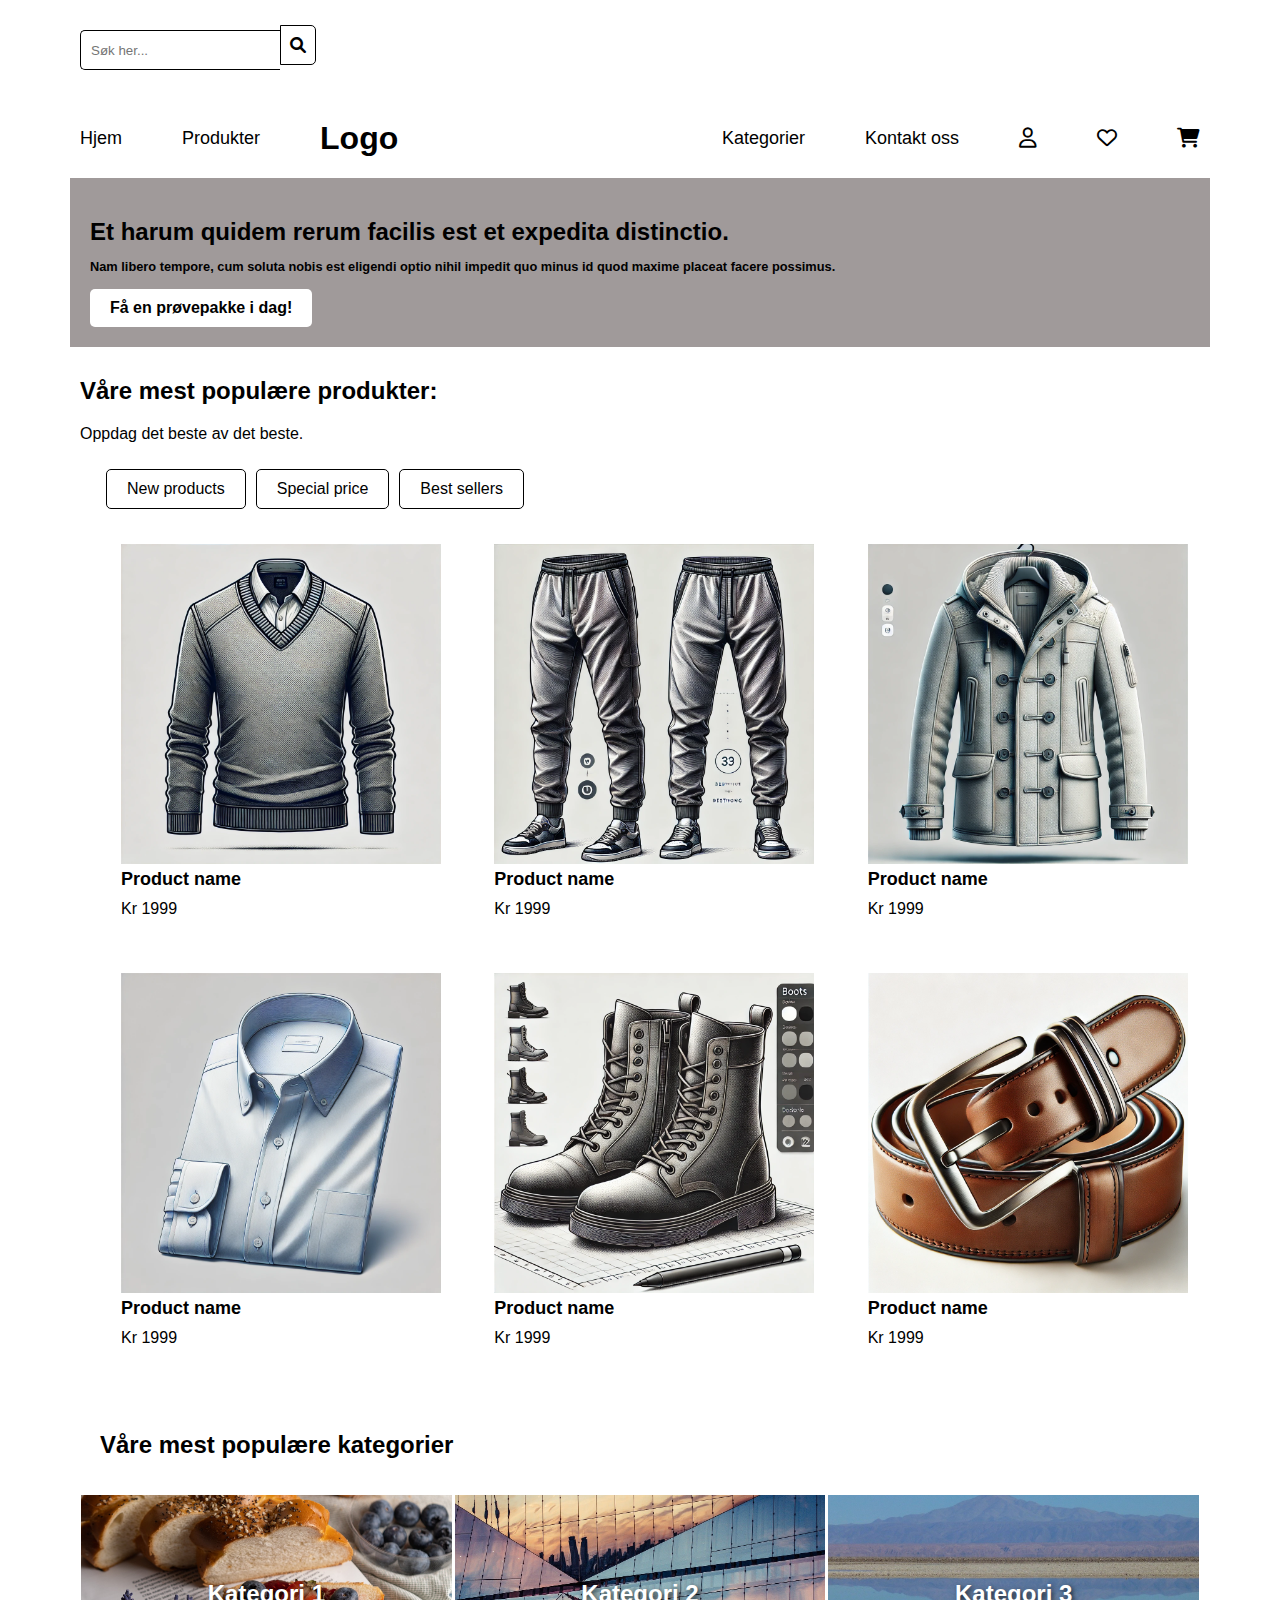
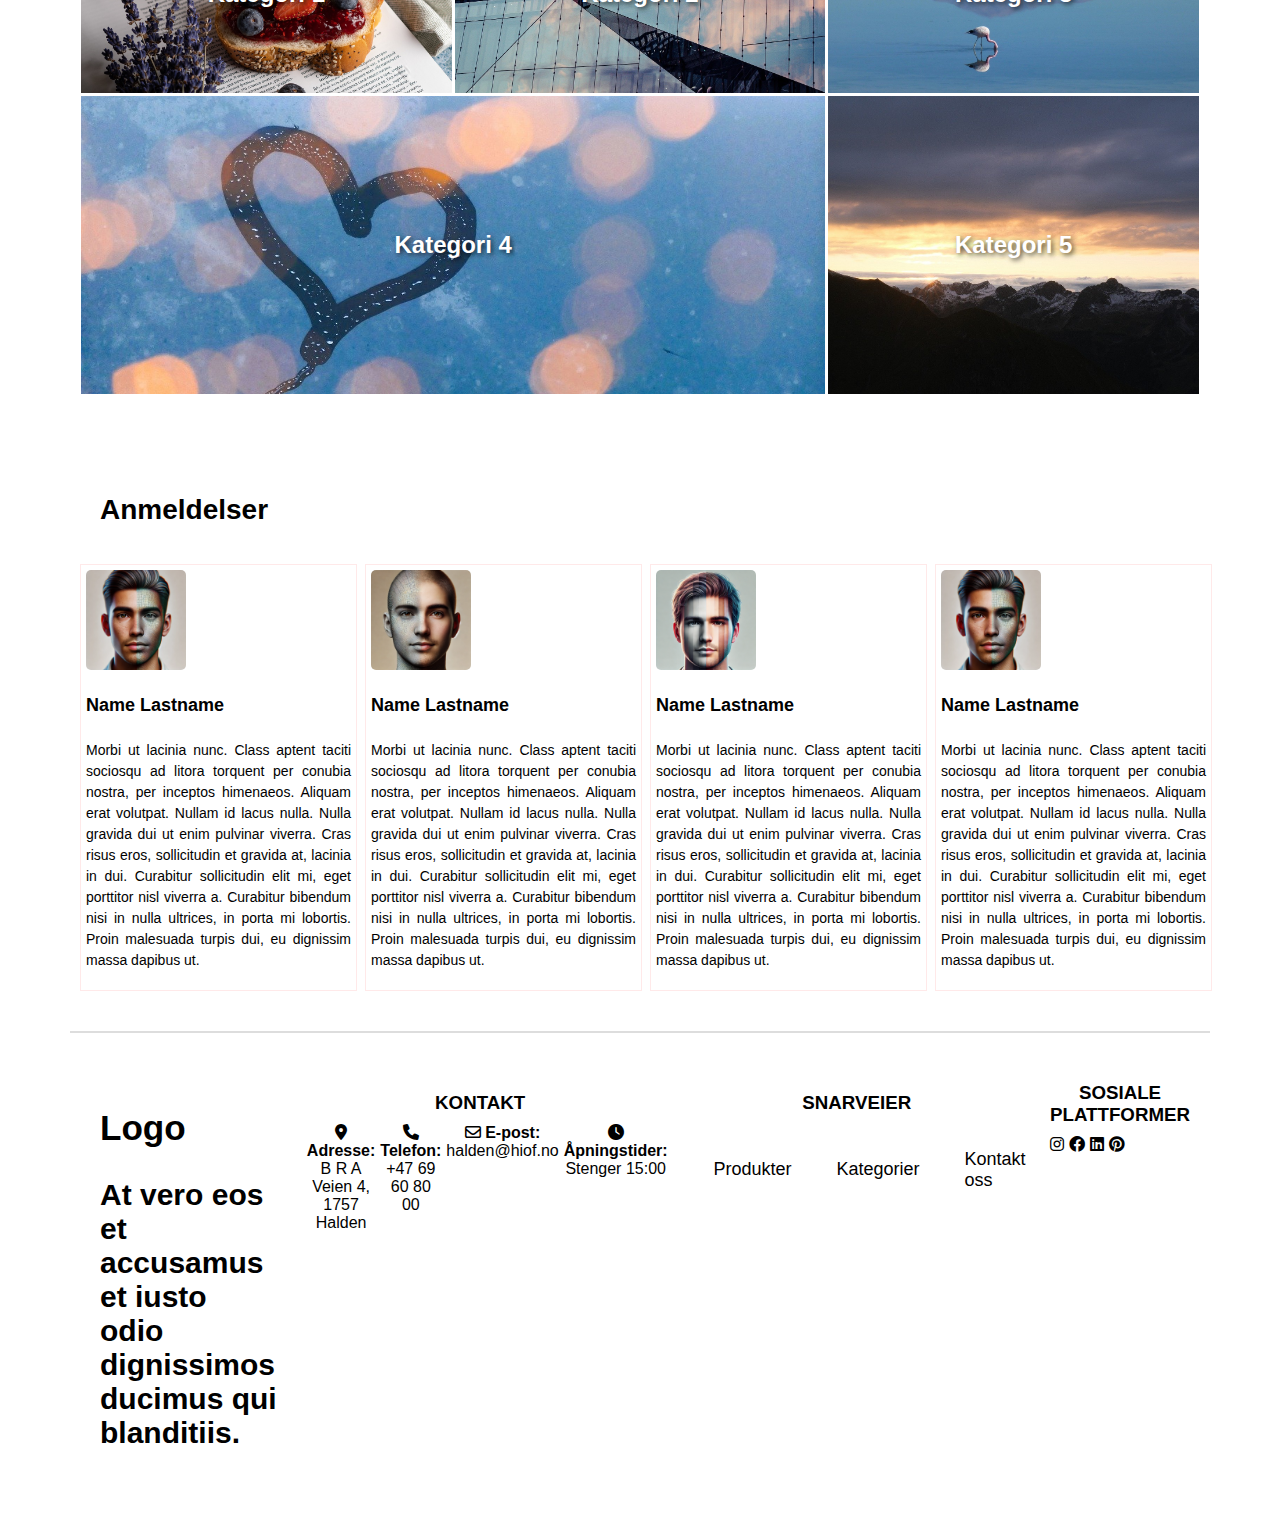
<file: index.html>
<!-- Ferdig validert, uten feil og advarsler -->
<!DOCTYPE html>
<html lang="en">
<head>
  <meta charset="UTF-8">
  <meta name="viewport" content="width=device-width, initial-scale=1.0">
  <title>Forside</title>
  <link rel="stylesheet" href="styles.css">  
   <!-- FontAwesome -->
   <link href="https://cdnjs.cloudflare.com/ajax/libs/font-awesome/6.0.0-beta3/css/all.min.css" rel="stylesheet">
</head>
<body class="home-page">
  <header>
  
      <section class="search-bar">
        <h1 class="visually-hidden">Søk</h1> <!-- For å skjule underoverksrift -->
        <form action="search.html" method="get">
          <input type="text" name="search" id="search" placeholder="Søk her..." aria-label="Søkefelt for nettsiden">
          <button type="submit" aria-label="søk">
            <i class="fa-solid fa-magnifying-glass"></i>
          </button>
        </form>
      </section>
  </header>
  <!-- Navigasjons meny-->
    <!-- Her er ikonene som profil, hjerte og handlevogn lagt til fra Fontawesome -->

  <nav>
    <ul>
      <li><a href="index.html">Hjem</a></li>
      <li><a href="#popular-products">Produkter</a></li>
      <li class="logo"><a href="index.html">Logo</a></li>
      <li><a href="#popular-categories">Kategorier</a></li>
      <li><a href="#contact">Kontakt oss</a></li>
      <li><a href="#profile"><i class="fa-regular fa-user"></i></a></li>
      <li><a href="#favorite"><i class="fa-regular fa-heart"></i></a></li>
      <li><a href="checkout.html"><i class="fa-solid fa-cart-shopping"></i></a></li>
    </ul>
  </nav>
   


    <!-- Breadcrumbs kommer her --> <!-- Disse er ikke synlig på denne side -->
    <nav class="breadcrumb" aria-label="breadcrumb">
      <a href="index.html">Hjem</a>
      <span aria-hidden="true">></span>
      <a href="categories.html">Kategorier</a>
      <span aria-hidden="true">></span>
      <a href="current-category.html">Produktkategori</a>
      <span aria-hidden="true">></span>
      <span class="current" aria-current="page">Produktnavn</span>
    </nav>
  <!-- Hovedinnholdet på siden er plassert under Main-->
  <main class="container">


    <!-- Seksjonen som tar for seg den falske slideren -->
     <!-- Ønsker å gå for en høyere karakterkrav, derfor har jeg satt inn den falske slideren med en gang selv om resultatet vil se noe annerledes ut-->
     <section class="fake-banner">
      <h2>Et harum quidem rerum facilis est et expedita distinctio.</h2>
      <article class="slide">
        <h3>Nam libero tempore, cum soluta nobis est eligendi optio nihil impedit quo minus id quod maxime placeat facere possimus.</h3>
        <a href="#more-news" class="banner-link">Få en prøvepakke i dag!</a>
      </article>
     </section>

     <!-- Seksjon som tar for seg de mest populære produktene -->
      <section id="popular-products" class="popular-products">
          <h2>Våre mest populære produkter:</h2>
          <p>Oppdag det beste av det beste.</p>
       
        <nav class="filters">
          <button class="filter-button">New products</button>
          <button class="filter-button">Special price</button>
          <button class="filter-button">Best sellers</button>
        </nav>

        <!-- Grid for de seks produkt-kortene som lager en liste av kortene-->
         <ul class="product-grid">
          <!-- Produkt nummer ett -->
          <li class="product-card">
            <a href="product.html">
            <img src="bilder/dall_e_genser.webp" alt="Herregenser i grå farge">
            <h3>Product name</h3>
            <p>Kr 1999</p>
          </a>
          </li>

          <!-- Produkt nummer to-->
          <li class="product-card">
            <a href="product.html">
            <img src="bilder/dall_e_bukse.webp" alt="Herrebukser i grå farge">
            <h3>Product name</h3>
            <p>Kr 1999</p>
          </a>
          </li>

          <!-- Produkt nummer tre -->
          <li class="product-card">
            <a href="product.html">
            <img src="bilder/dall_e_herrejakkewebp.webp" alt="Herrejakke i grå og blå farge">
            <h3>Product name</h3>
            <p>Kr 1999</p>
            </a>
          </li>

          <!-- Produkt nummer fire -->
          <li class="product-card">
            <a href="product.html">
            <img src="bilder/dall_e_skjorte.webp" alt="Blå herreskjorte">
            <h3>Product name</h3>
            <p>Kr 1999</p>
            </a>
          </li>

          <!-- Produkt nummer fem -->
          <li class="product-card">
            <a href="product.html">
            <img src="bilder/dall_e_dame_stovlett.webp" alt="Dame boots i svart">
            <h3>Product name</h3>
            <p>Kr 1999</p>
            </a>
          </li>

          <!-- Produkt nummer seks -->
          <li class="product-card">
            <a href="product.html">
            <img src="bilder/dall_e_belte.webp" alt="Herrebelte i brun farge">
            <h3>Product name</h3>
            <p>Kr 1999</p>
            </a>
          </li>

        </ul>
      </section>

      <!-- Seksjonen som tar for seg de mest populære kategoriene -->
       <section id="popular-categories" class="popular-categories">

        <header>
          <h2>Våre mest populære kategorier</h2>
          
        
        </header>
        <!-- Kort for de ulike populære kategoriene -->
        <ul class="category-grid">
          <!-- Populær kategori nummer ett-->
          <li class="category-card" data-category="Kategori 1" style="background-image: url('bilder/breakfast-7021320_1280.jpg');">
          </li>
          <!-- Populær kategori nummer to -->
          <li class="category-card" data-category="Kategori 2" style="background-image: url('bilder/facade-7868160_1280.jpg');">
          </li>
          <!-- Populær kategori nummer tre -->
          <li class="category-card" data-category="Kategori 3" style="background-image: url('bilder/flamingo-8978130_1280.jpg');">
          </li>
          <!-- Populær kategori nummer fire -->
          <li class="category-card" data-category="Kategori 4" style="background-image: url('bilder/heart-7659062_1280.jpg');">
          </li>
          <!-- Populær kategori nummer fem  -->
          <li class="category-card" data-category="Kategori 5" style="background-image: url('bilder/mountains-8567074_1280.jpg');">
          </li>
         </ul>
       </section>

       <!-- Seksjonen som tar for seg anmeldelser av kunder -->
        <section class="reviews">
          <header>
            <h2>Anmeldelser</h2>
            <!-- <p>Her er kunders anmeldesers</p> -->
          </header>
          <ul class="review-list">
            <!-- Anmeldelse fra kunde nummer ett -->
            <li class="review-card">
              <img src="bilder/dall_e_kundeanmeldelse1.webp" alt="Profilbilde av fornøyd kunde som gir seks stjerner">
              <h3>Name Lastname</h3>
              <p>Morbi ut lacinia nunc. Class aptent taciti sociosqu ad litora torquent per conubia nostra, per inceptos himenaeos. 
                Aliquam erat volutpat. Nullam id lacus nulla. Nulla gravida dui ut enim pulvinar viverra.
                Cras risus eros, sollicitudin et gravida at, lacinia in dui. 
                Curabitur sollicitudin elit mi, eget porttitor nisl viverra a. 
                Curabitur bibendum nisi in nulla ultrices, in porta mi lobortis. 
                Proin malesuada turpis dui, eu dignissim massa dapibus ut. </p>
            </li>

            <!-- Anmeldelse fra kunde nummer to -->
            <li class="review-card">
              <img src="bilder/dall_e_kundennmeldelse2.webp" alt="Profilbilde av middels fornøyd kunde">
              <h3>Name Lastname</h3>
              <p>Morbi ut lacinia nunc. Class aptent taciti sociosqu ad litora torquent per conubia nostra, per inceptos himenaeos. 
                Aliquam erat volutpat. Nullam id lacus nulla. Nulla gravida dui ut enim pulvinar viverra. 
                Cras risus eros, sollicitudin et gravida at, lacinia in dui. 
                Curabitur sollicitudin elit mi, eget porttitor nisl viverra a. 
                Curabitur bibendum nisi in nulla ultrices, in porta mi lobortis. 
                Proin malesuada turpis dui, eu dignissim massa dapibus ut. </p>
              </li>

              <!-- Anmeldelse fra kunde nummer tre -->
               <li class="review-card">
                <img src="bilder/dall_e_kundeanmeldelse3.webp" alt="Profilbilde av veldig fornøyd kunde">
                <h3>Name Lastname</h3>
                <p>Morbi ut lacinia nunc. Class aptent taciti sociosqu ad litora torquent per conubia nostra, per inceptos himenaeos. 
                  Aliquam erat volutpat. Nullam id lacus nulla. Nulla gravida dui ut enim pulvinar viverra. 
                  Cras risus eros, sollicitudin et gravida at, lacinia in dui. 
                  Curabitur sollicitudin elit mi, eget porttitor nisl viverra a. 
                  Curabitur bibendum nisi in nulla ultrices, in porta mi lobortis. 
                  Proin malesuada turpis dui, eu dignissim massa dapibus ut. </p>
               </li>

               <!-- Anmeldelse fra kunde nummer fire -->
                <li class="review-card">
                <img src="bilder/dall_e_kundeanmeldelse1.webp" alt="Profilbilde av misfornøyd kunde">
                <h3>Name Lastname</h3>
                <p>Morbi ut lacinia nunc. Class aptent taciti sociosqu ad litora torquent per conubia nostra, per inceptos himenaeos. 
                   Aliquam erat volutpat. Nullam id lacus nulla. Nulla gravida dui ut enim pulvinar viverra. 
                   Cras risus eros, sollicitudin et gravida at, lacinia in dui. 
                   Curabitur sollicitudin elit mi, eget porttitor nisl viverra a. 
                   Curabitur bibendum nisi in nulla ultrices, in porta mi lobortis. 
                   Proin malesuada turpis dui, eu dignissim massa dapibus ut.</p>
                </li>

                <!-- Anmeldelse fra kunde nummer fem -->
                 <!-- 
                 <li class="review-card">
                  <img src="bilder/dall_e_kundennmeldelse2.webp" alt="Profilbilde av kunde som gir fire stjerner">
                  <h3>Name Lastname</h3>
                  <p>Morbi ut lacinia nunc. Class aptent taciti sociosqu ad litora torquent per conubia nostra, per inceptos himenaeos. 
                    Aliquam erat volutpat. Nullam id lacus nulla. Nulla gravida dui ut enim pulvinar viverra. 
                    Cras risus eros, sollicitudin et gravida at, lacinia in dui. 
                    Curabitur sollicitudin elit mi, eget porttitor nisl viverra a. 
                    Curabitur bibendum nisi in nulla ultrices, in porta mi lobortis. 
                    Proin malesuada turpis dui, eu dignissim massa dapibus ut.</p>
                 </li> -->

                 <!-- Anmeldelse fra kunde nummer seks -->
                  <!-- 
                  <li class="review-card">
                    <img src="bilder/dall_e_kundeanmeldelse3.webp" alt="Profilbilde av svært misfornøyd kunde">
                    <h3>Name Lastname</h3>
                    <p>Morbi ut lacinia nunc. Class aptent taciti sociosqu ad litora torquent per conubia nostra, per inceptos himenaeos. 
                      Aliquam erat volutpat. Nullam id lacus nulla. Nulla gravida dui ut enim pulvinar viverra. 
                      Cras risus eros, sollicitudin et gravida at, lacinia in dui. 
                      Curabitur sollicitudin elit mi, eget porttitor nisl viverra a. 
                      Curabitur bibendum nisi in nulla ultrices, in porta mi lobortis. 
                      Proin malesuada turpis dui, eu dignissim massa dapibus ut.</p>
                  </li> -->
                </ul>
              </section>

              <!-- Seksjonskiller -->
              <hr class="section-divider">

    <footer>
      <!-- Footer-seksjon for logo-delen -->
      <section class="footer-section logo">
        <h3>Logo</h3>
        <p>At vero eos et accusamus et iusto odio dignissimos ducimus qui blanditiis.</p>
      </section>

      <!-- Footer-seksjon for kontakt-delen -->
       <section id="contact" class="footer-section contact">
        <h3>KONTAKT</h3>
        <ul>
          <!-- Adresse-delen -->
          <li>
            <i class="fa-solid fa-location-dot"></i> <!-- Location ikon fra fontawesome -->
              <span><strong>Adresse:</strong> B R A Veien 4, 1757 Halden</span>
          </li>
          <!-- Telefonnummer delen -->
           <li>
            <i class="fa-solid fa-phone"></i> <!-- Telefon ikon fra fontawesome -->
            <span><strong>Telefon:</strong> +47 69 60 80 00</span>
           </li>
           <!-- E-post delen -->
           <li>
            <i class="fa-regular fa-envelope"></i> <!-- E-post ikon fra fontawesome -->
            <span><strong>E-post:</strong> halden@hiof.no</span>
          </li>
          <!-- Åpningstider delen -->
          <li>
            <i class="fa-solid fa-clock"></i> <!-- Klokke ikon fra fontawesome -->
            <span><strong>Åpningstider:</strong> Stenger 15:00</span> 
          </li>
        </ul>
       </section>

       <!-- Footer-seksjon for snarveier -->
        <section class="footer-section shortcuts">
          <h3>SNARVEIER</h3>
          <nav>
            <ul class="snarveier-links">
              <li><a href="#popular-products">Produkter</a></li>
              <li><a href="#popular-categories">Kategorier</a></li>
              <li><a href="#contact">Kontakt oss</a></li>
            </ul>
          </nav>
        </section>

        <!-- Footer-seksjon for sosiale medier -->
        <aside class="footer-section social-media">
          <h3>SOSIALE PLATTFORMER</h3>
          <ul>
            <li><a href="https://www.instagram.com" target="_blank"><i class="fa-brands fa-instagram"></i></a></li> <!-- instagram-ikon hentet fra fontawesome-->
            <li><a href="https://www.facebook.com" target="_blank"><i class="fa-brands fa-facebook"></i></a></li> <!-- facebook-ikon hentet fra fontawesome -->
            <li><a href="https://www.linkedin.com" target="_blank"><i class="fa-brands fa-linkedin"></i></a></li> <!-- Linkedin-ikon hentet fra fontawesome -->
            <li><a href="https://www.pinterest.com" target="_blank"><i class="fa-brands fa-pinterest"></i></a></li> <!-- Pinterest-ikon henetet fra fontawesome -->
          </ul>
        </aside>
    </footer>
  </main>
</body>
</html>
</file>
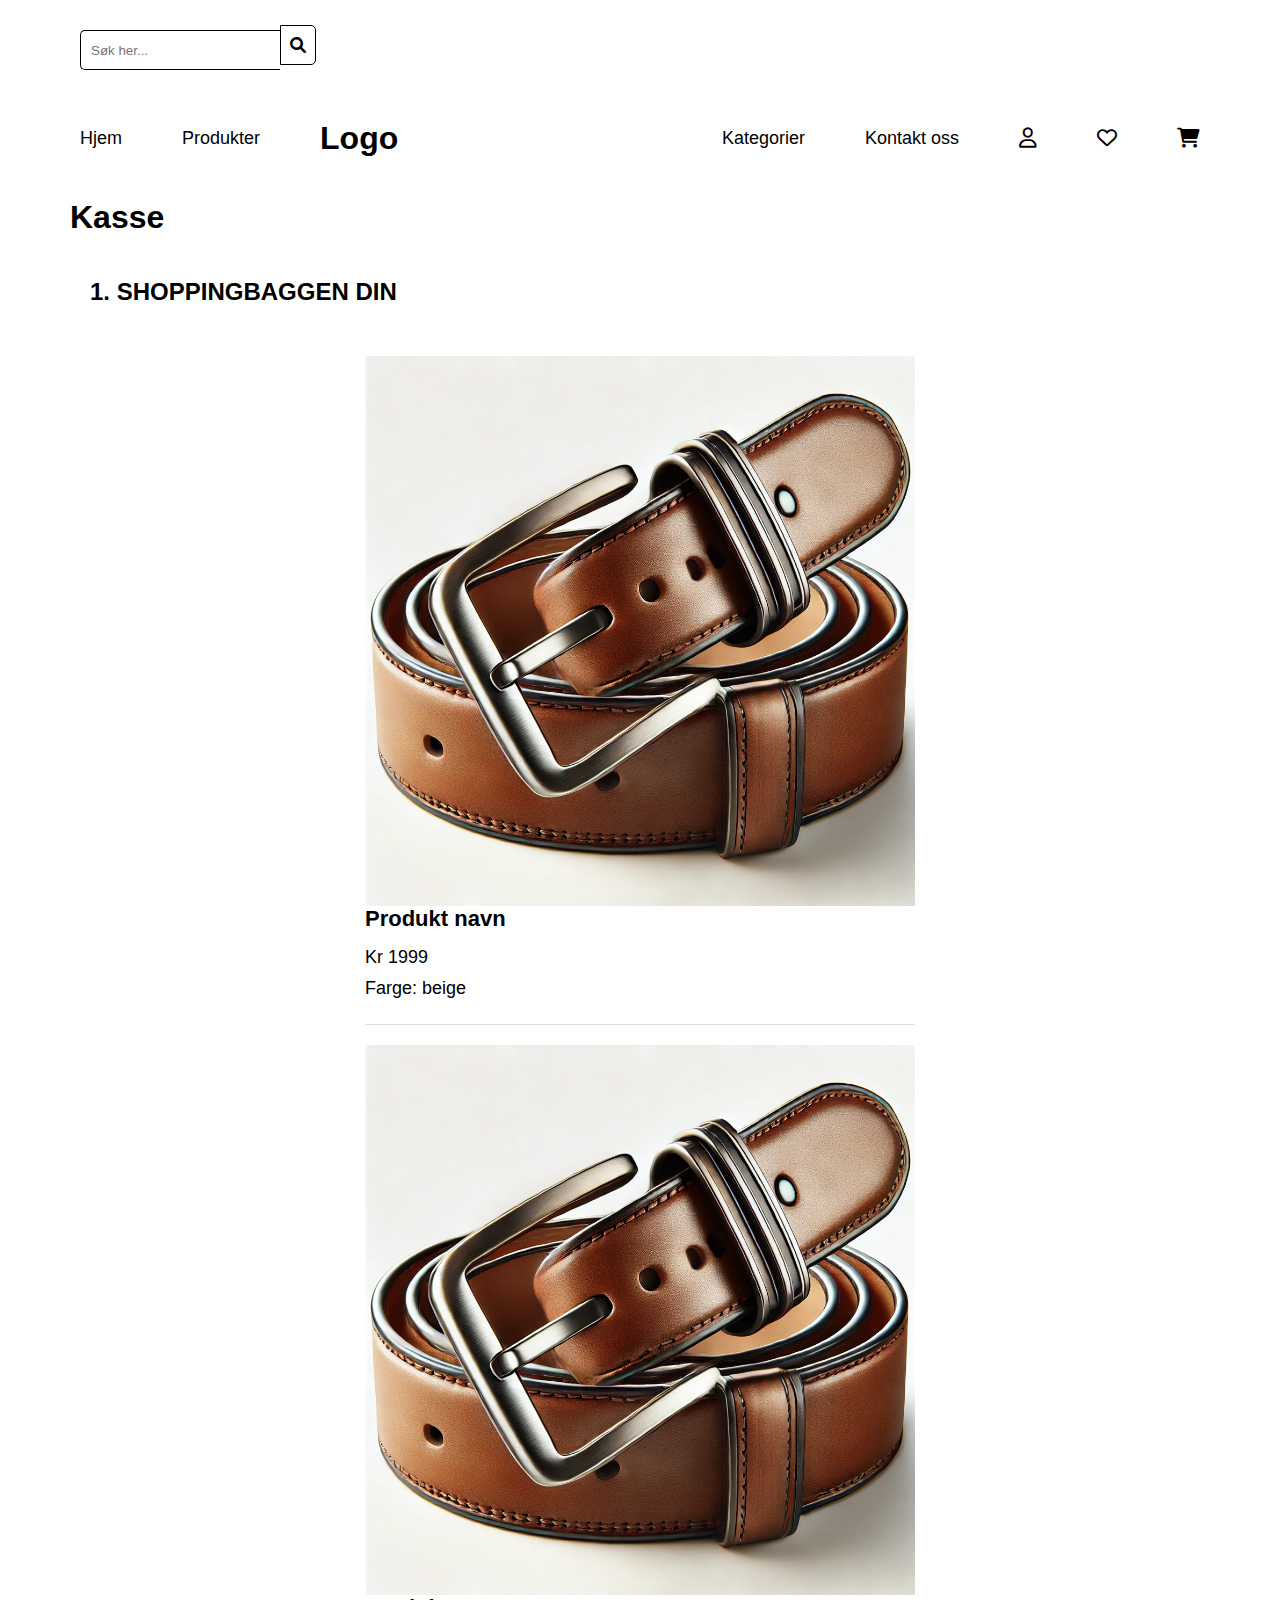
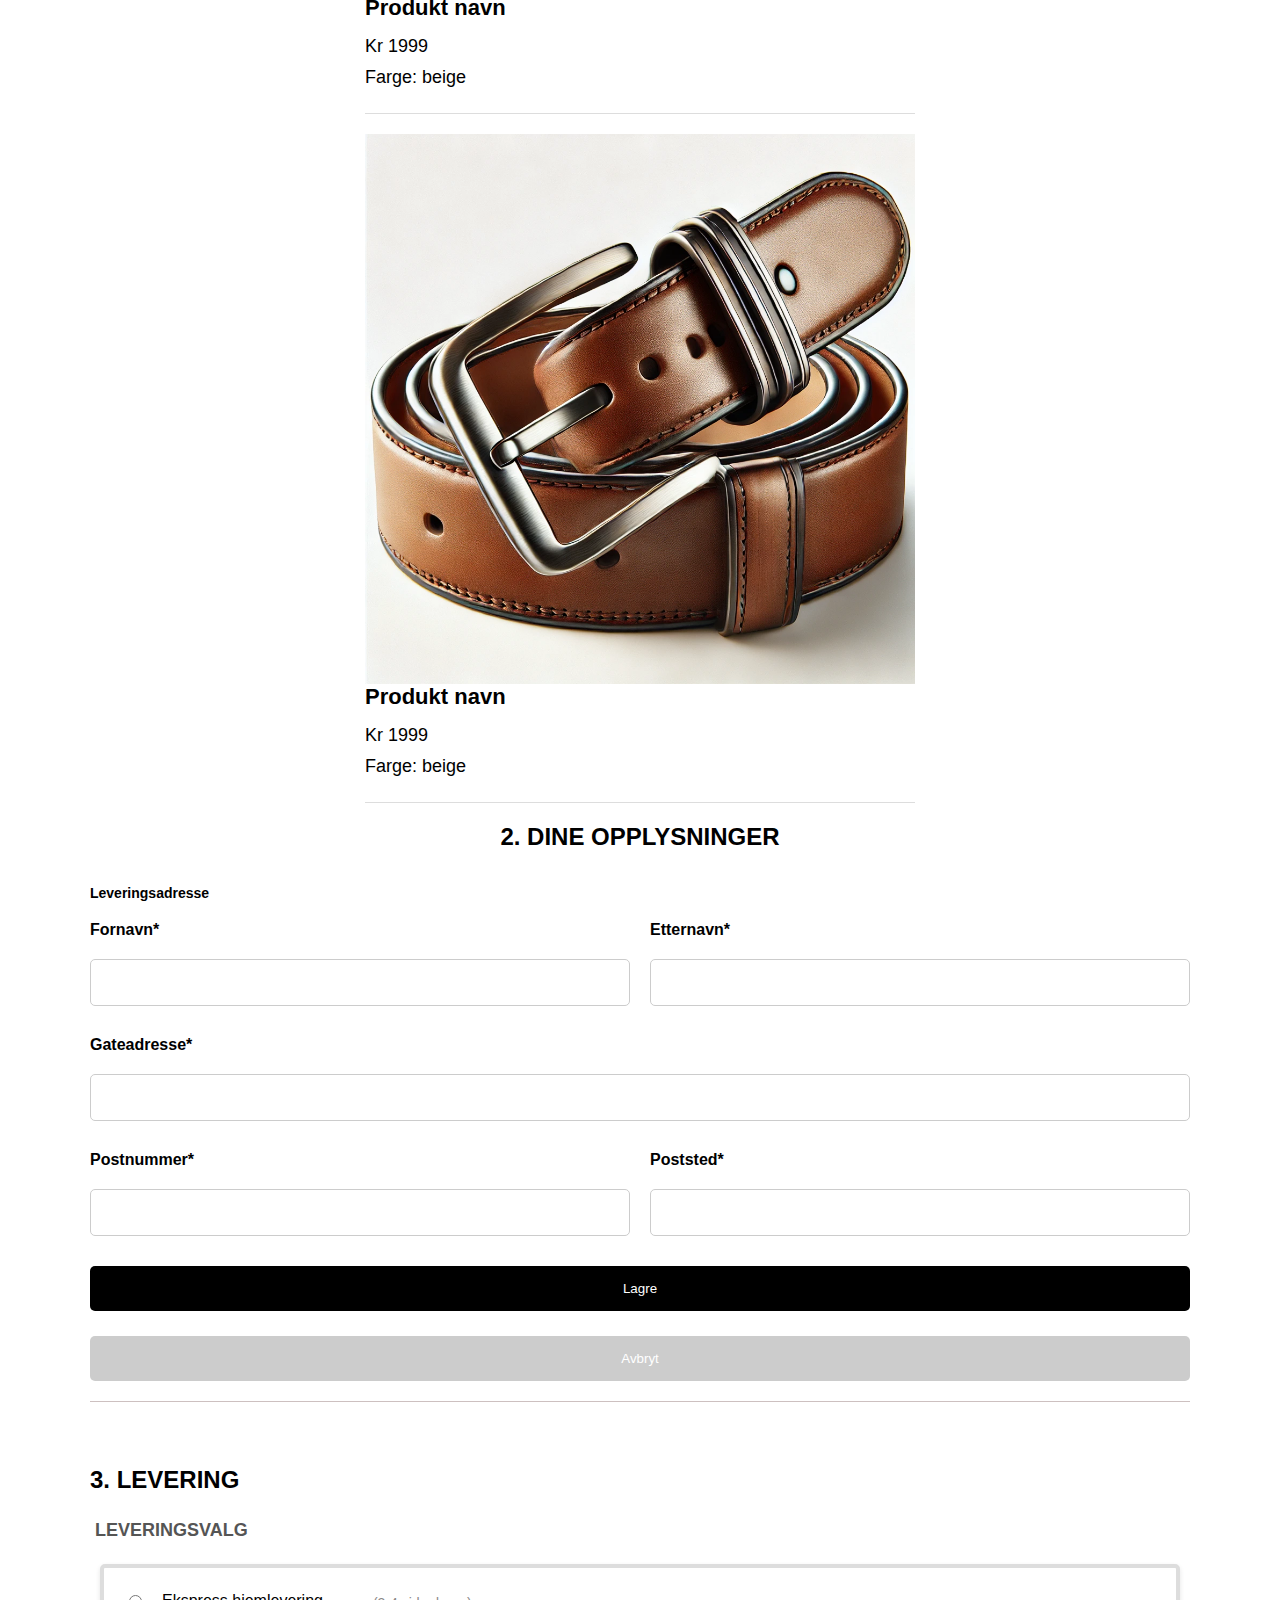
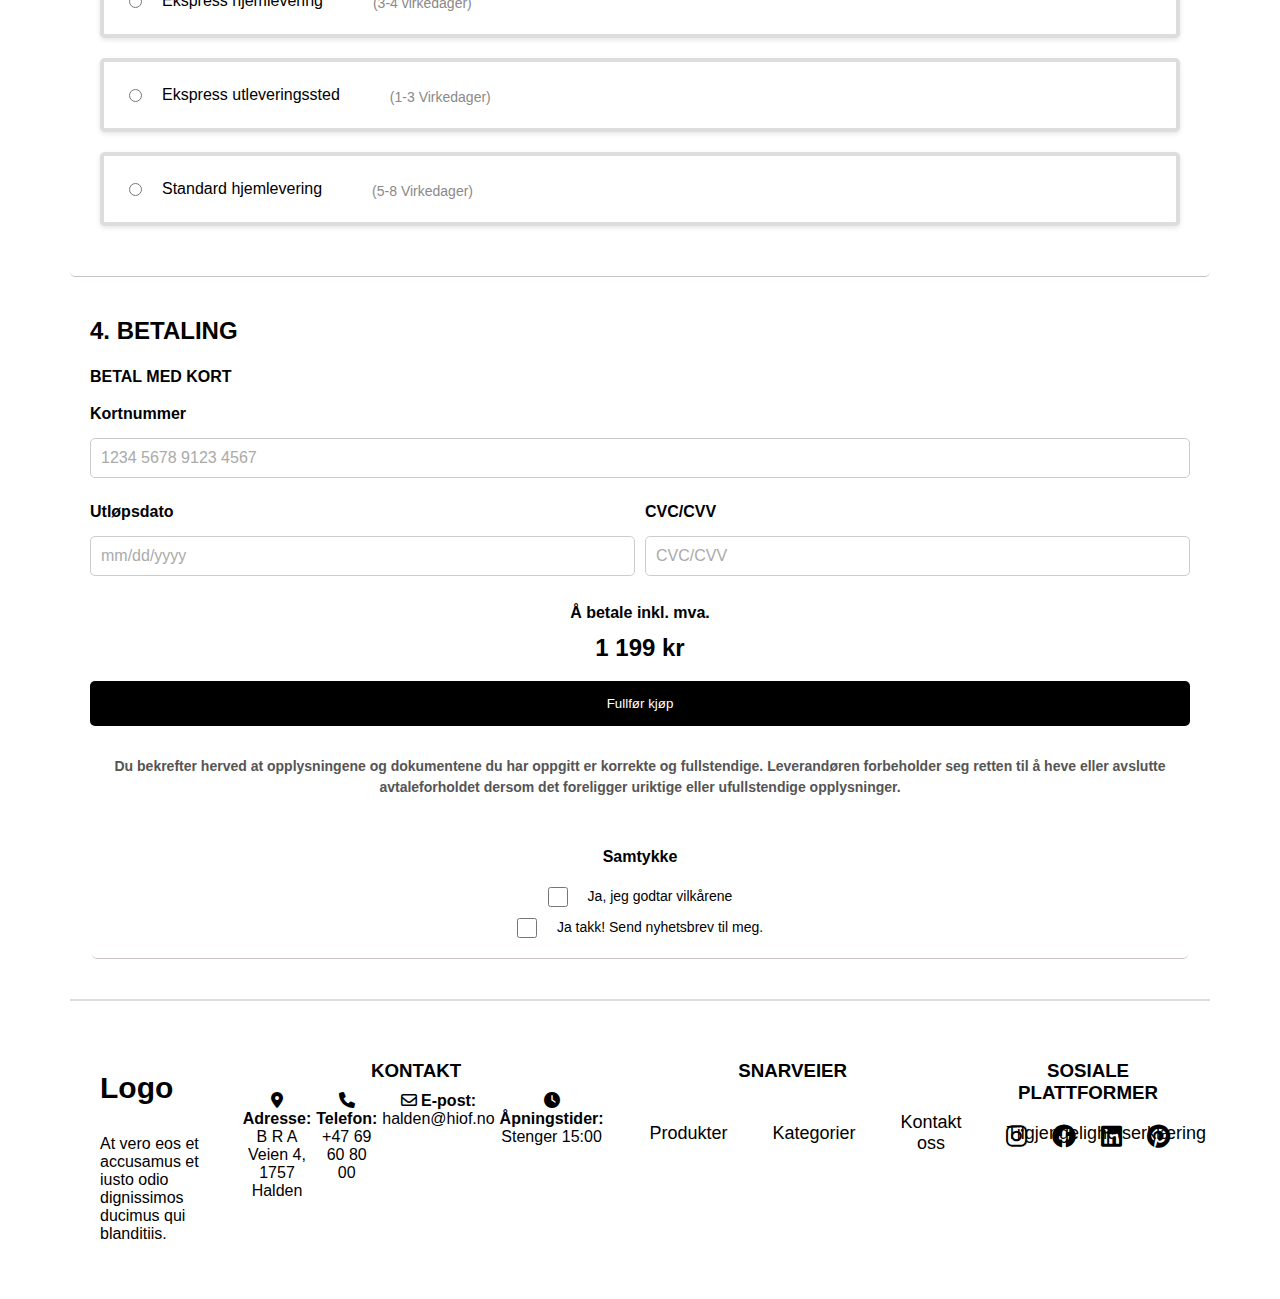
<file: checkout.html>
<!-- Ferdig validert for siste gang 29.11.2024 -->
<!DOCTYPE html>
<html lang="no">
<head>
  <meta charset="UTF-8">
  <meta name="viewport" content="width=device-width, initial-scale=1.0">
  <title>Handlekurv</title>
  <link rel="stylesheet" href="styles.css">
   <link href="https://cdnjs.cloudflare.com/ajax/libs/font-awesome/6.0.0-beta3/css/all.min.css" rel="stylesheet"> <!-- FontAwesome -->
</head>
<body>
  <header>
    <!-- Søkefelt for nettsiden som skal være øverst på siden-->
     <section class="search-bar">
      <h1 class="visually-hidden">Søk</h1> <!-- For å skjule underoverksrift -->
      <form action="search.html" method="get">
        <input type="text" name="search" id="search" placeholder="Søk her..." aria-label="Søkefelt for nettsiden">
        <button type="submit" aria-label="søk">
          <i class="fa-solid fa-magnifying-glass"></i>
        </button>
      </form>
     </section>
    </header>

   <!-- Navigasjons meny-->
    <!-- Her er ikonene som profil, hjerte og handlevogn lagt til-->
  <nav>
    <ul>
      <li><a href="index.html">Hjem</a></li>
      <li><a href="index.html#popular-products">Produkter</a></li>
      <li class="logo"><a href="index.html">Logo</a></li>
      <li><a href="index.html#popular-categories">Kategorier</a></li>
      <li><a href="index.html#contact">Kontakt oss</a></li>
      <li><a href="#profile"><i class="fa-regular fa-user"></i></a></li>
      <li><a href="#favorite"><i class="fa-regular fa-heart"></i></a></li>
      <li><a href="checkout.html"><i class="fa-solid fa-cart-shopping"></i></a></li>
    </ul>
  </nav>

  <!-- Hovedinnholdet på siden er plassert under Main-->
   <main>
    <h1>Kasse</h1>

    <!-- Seksjonen for kundens handlekurv -->
     <section class="shopping-bag">
      <h2>1. SHOPPINGBAGGEN DIN</h2>
      <ul>

        <!-- Produkt i handlekurv ett -->
        <li class="shopping-bag">
          <a href="product.html">
          <img src="bilder/dall_e_belte.webp" alt="Produkt i handlekurv ett">
          <h3>Produkt navn</h3>
          <p>Kr 1999</p>
          <p>Farge: beige</p>
          </a>
        </li>

        <!-- Produkt i handlekurv to -->
        <li class="shopping-bag">
          <a href="product.html">
          <img src="bilder/dall_e_belte.webp" alt="Produkt i handlekurv to">
          <h3>Produkt navn</h3>
          <p>Kr 1999</p>
          <p>Farge: beige</p>
          </a>
        </li>

        <!-- Produkt i handlekurv tre -->
         <li class="shopping-bag">
          <a href="product.html">
          <img src="bilder/dall_e_belte.webp" alt="Produkt i handlekurv tre">
          <h3>Produkt navn</h3>
          <p>Kr 1999</p>
          <p>Farge: beige</p>
          </a>
         </li>
      </ul>
     </section>

     <!-- Seksjonen for personopplysninger til kunden -->
      <section class="personal-info">
        <h2>2. DINE OPPLYSNINGER</h2>
        <!-- For skjema, som fylles ut av kunden -->
         <form action="#" method="post">
          <p class="delivery-address-label">Leveringsadresse</p>
          <!-- Fornavn -->
          <label for="first-name">Fornavn*</label>
          <input type="text" id="first-name" required>
          <!-- Etternavn -->
           <label for="last-name">Etternavn*</label>
           <input type="text" id="last-name" required>
           <!-- Gateadresse -->
            <label for="street-address">Gateadresse*</label>
            <input type="text" id="street-address" required>
            <!-- Postnummer -->
             <label for="postal-code">Postnummer*</label>
             <input type="text" id="postal-code" required>
             <!-- Postnummer som på bilde, men regner med at det skal være poststed -->
              <label for="city">Poststed*</label>
              <input type="text" id="city" required>
              <!-- Knapp for å lagre -->
               <button type="submit">Lagre</button>
               <!-- Knapp for å avbryte seksjonen-->
                <button type="reset">Avbryt</button>
              </form>
      </section>

      <!--Seksjon for levering av bestilling-->
      <section class="delivery-options">
        <h2>3. LEVERING</h2>
        <p>LEVERINGSVALG</p>
        <!-- "Radio" for å legge til knapper -->
        <form action="#" method="post">
          <ul>
            <li>
              <label>
                <!-- Hjemlevering ekspress-->
                <input type="radio" id="express-home" name="delivery" value="express-home" required>
                Ekspress hjemlevering
                <span class="delivery-time">(3-4 virkedager)</span>
              </label>
            </li>
            <li>
              <label>
                <!-- Ekspress pakke til utleveringssted -->
               <input type="radio" id="express-pickup" name="delivery" value="express-pickup" required>
               Ekspress utleveringssted
               <span class="delivery-time">(1-3 Virkedager)</span>
              </label>
            </li>
            <li>
              <label>
                <!-- Standard hjemlevering -->
            <input type="radio" id="standard-home" name="delivery" value="standard-home" required>
            Standard hjemlevering
            <span class="delivery-time">(5-8 Virkedager)</span>
              </label>
            </li>
          </ul>
        </form>
      </section>

      <!-- Seksjon for betalingsvalg/opplysninger -->
       <section class="payment">
        <h2>4. BETALING</h2>
        <p>BETAL MED KORT</p>
        <form action="#" method="post">
          <!-- Kortnummer for kort-->
          <label for="card-number">Kortnummer</label>
          <input type="text" id="card-number" name="card-number" required pattern="\d{16}" placeholder="1234 5678 9123 4567">
          <!-- Utløpsdato for kort-->
           <label for="expiry-date">Utløpsdato</label>
           <input type="text" id="expiry-date" name="expiry-date" required placeholder="mm/dd/yyyy"> 
           <!-- pattern="(0[1-9]|1[0-2])/([0-2][0-9]|3[0-1])/\d{4}"> -->
           <!-- CVC kode -->
            <label for="cvc">CVC/CVV</label>
            <input type="text" id="cvc" name="cvc" required placeholder="CVC/CVV">
        </form>
            
            <!-- Sum for total beløp med fullfør-knapp  -->
             <p class="total-price">
              <span class="price-label">Å betale inkl. mva.</span>
            <span class="price-amount">1 199 kr</span></p>
             <button type="submit">Fullfør kjøp</button>
             <p class="confirmation-text">
              Du bekrefter herved at opplysningene og dokumentene du har oppgitt er korrekte og fullstendige. 
              Leverandøren forbeholder seg retten til å heve eller avslutte avtaleforholdet dersom det 
            foreligger uriktige eller ufullstendige opplysninger.
          </p>
        

          <!-- Samtykke   -->
          <fieldset class="consent">
            <legend>Samtykke</legend>
            <label for="terms">
              <input type="checkbox" id="terms" name="terms">
              <span>Ja, jeg godtar vilkårene</span>
            </label> 
            <label for="newsletter">
              <input type="checkbox" id="newsletter" name="newsletter">
              <span>Ja takk! Send nyhetsbrev til meg.</span>
            </label>
          </fieldset>
       </section>

       <!-- Seksjonskiller-->
       <hr class="section-divider">

        <!-- Footerseksjoner-->
       <footer>
        <!-- Footer-seksjon for logo-delen -->
        <section class="footer-section">
          <p class="logo">Logo</p>
          <p>At vero eos et accusamus et iusto odio dignissimos ducimus qui blanditiis.</p>
        </section>
  
        <!-- Footer-seksjon for kontakt-delen -->
        <section id="contact" class="footer-section">
          <h3>KONTAKT</h3>
          <ul>
            <!-- Adresse-delen -->
            <li>
              <i class="fa-solid fa-location-dot"></i> <!-- Location ikon fra fontawesome -->
                <span><strong>Adresse:</strong> B R A Veien 4, 1757 Halden</span>
            </li>
            <!-- Telefonnummer delen -->
             <li>
              <i class="fa-solid fa-phone"></i> <!-- Telefon ikon fra fontawesome -->
              <span><strong>Telefon:</strong> +47 69 60 80 00</span>
             </li>
             <!-- E-post delen -->
             <li>
              <i class="fa-regular fa-envelope"></i> <!-- E-post ikon fra fontawesome -->
              <span><strong>E-post:</strong> halden@hiof.no</span>
            </li>
            <!-- Åpningstider delen -->
            <li>
              <i class="fa-solid fa-clock"></i> <!-- Klokke ikon fra fontawesome -->
              <span><strong>Åpningstider:</strong> Stenger 15:00</span> 
            </li>
          </ul>
         </section>
  
         <!-- Footer-seksjon for snarveier -->
          <section class="footer-section">
            <h3>SNARVEIER</h3>
            <nav>
              <ul class="snarveier-links">
                <li><a href="#popular-products">Produkter</a></li>
                <li><a href="#popular-categories">Kategorier</a></li>
                <li><a href="#contact">Kontakt oss</a></li>
                <li><a href="Tilgjengelighetserklaering2024.pdf" target="_blank">Tilgjengelighetserklæring</a></li>
              </ul>
            </nav>
          </section>
  
          <!-- Footer-seksjon for sosiale medier -->
           <section class="footer-section">
            <h3>SOSIALE PLATTFORMER</h3>
            <ul class="social-media-links">
              <li><a href="https://www.instagram.com" target="_blank"><i class="fa-brands fa-instagram"></i></a></li> <!-- instagram-ikon hentet fra fontawesome-->
              <li><a href="https://www.facebook.com" target="_blank"><i class="fa-brands fa-facebook"></i></a></li> <!-- facebook-ikon hentet fra fontawesome -->
              <li><a href="https://www.linkedin.com" target="_blank"><i class="fa-brands fa-linkedin"></i></a></li> <!-- Linkedin-ikon hentet fra fontawesome -->
              <li><a href="https://www.pinterest.com" target="_blank"><i class="fa-brands fa-pinterest"></i></a></li> <!-- Pinterest-ikon henetet fra fontawesome -->
            </ul>
           </section>
      </footer>
  
    </main>
  
  </body>
  </html>
</file>
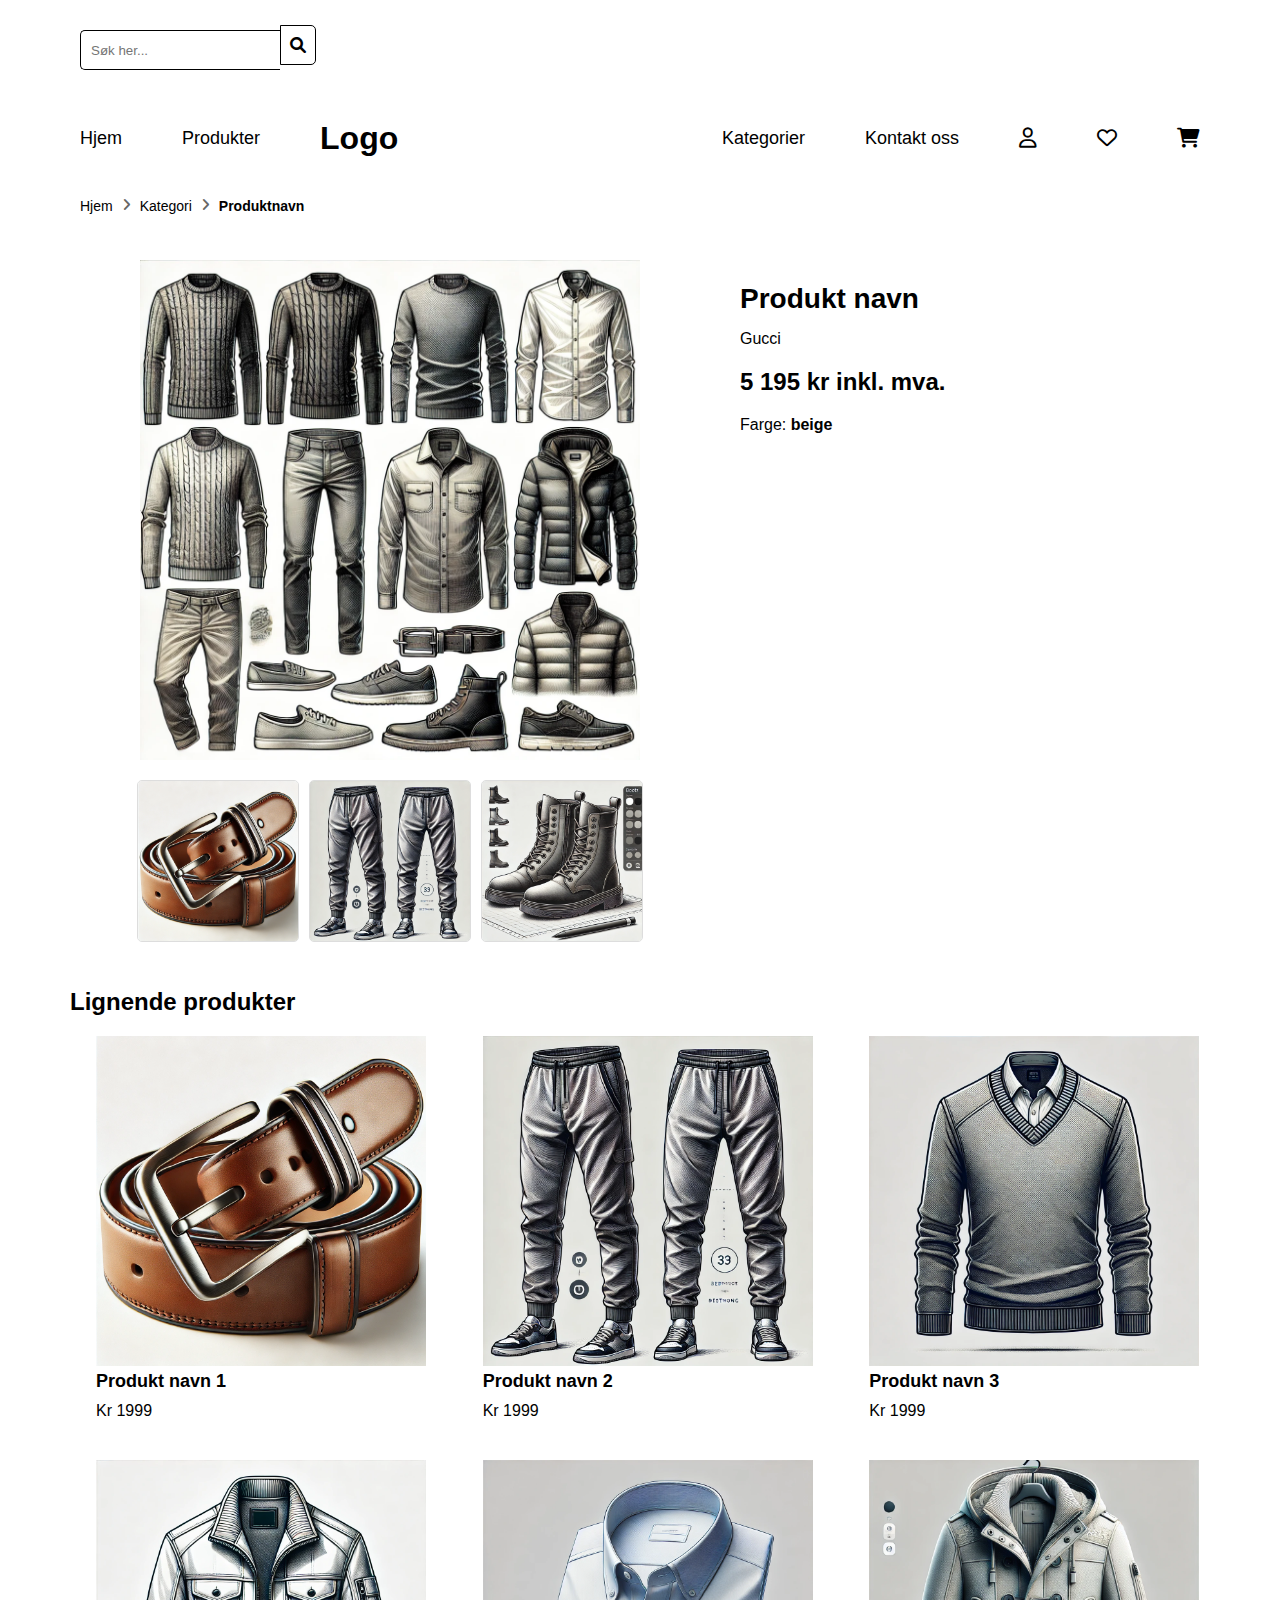
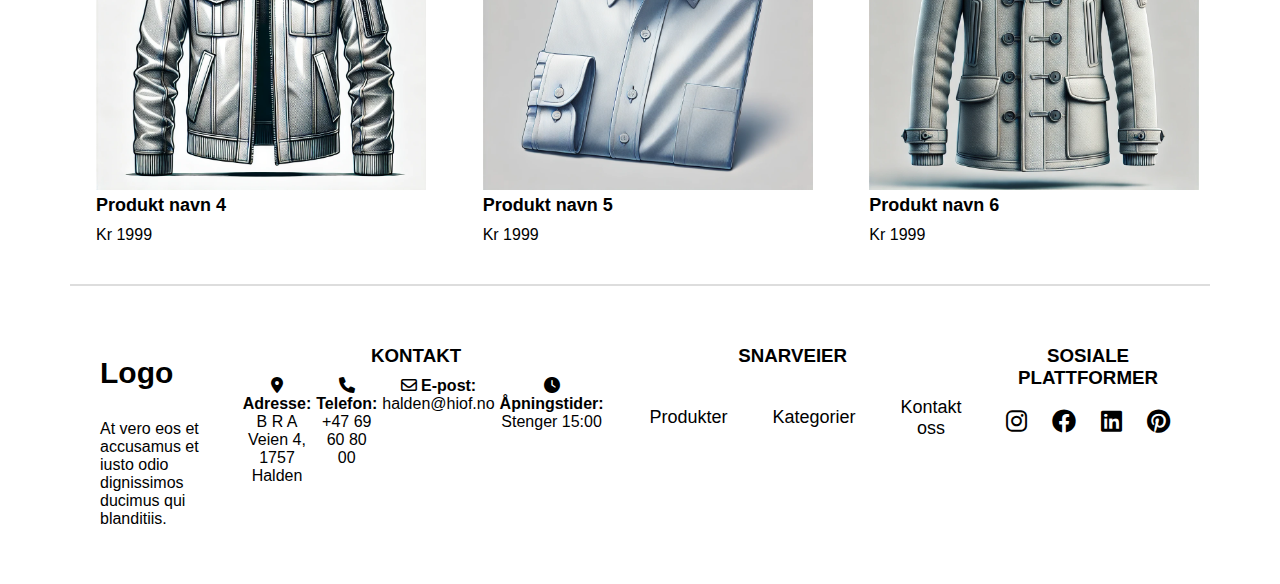
<file: product.html>
<!-- Ferdig validert 29.11.2024 -->
<!DOCTYPE html>
<html lang="en">
<head>
  <meta charset="UTF-8">
  <meta name="viewport" content="width=device-width, initial-scale=1.0">
  <title>Produkt</title>
  <link rel="stylesheet" href="styles.css">
  <link href="https://cdnjs.cloudflare.com/ajax/libs/font-awesome/6.0.0-beta3/css/all.min.css" rel="stylesheet"> <!-- Fontawesome -->
</head>
<body>
  <header>
 
     <section class="search-bar">
      <h1 class="visually-hidden">Søk</h1> <!-- For å skjule underoverksrift -->
      <form action="search.html" method="get">
        <input type="text" name="search" id="search" placeholder="Søk her..." aria-label="Søkefelt for nettsiden">
        <button type="submit" aria-label="søk">
          <i class="fa-solid fa-magnifying-glass"></i>
        </button>
      </form>
     </section>
    </header>

   <!-- Navigasjons meny-->
    <!-- Her er ikonene som profil, hjerte og handlevogn lagt til fra Fontawesome -->
    
    <nav>
      <ul>
        <li><a href="index.html">Hjem</a></li>
        <li><a href="index.html#popular-products">Produkter</a></li>
        <li class="logo"><a href="index.html">Logo</a></li>
        <li><a href="index.html#popular-categories">Kategorier</a></li>
        <li><a href="index.html#contact">Kontakt oss</a></li>
        <li><a href="#profile"><i class="fa-regular fa-user"></i></a></li>
        <li><a href="#favorite"><i class="fa-regular fa-heart"></i></a></li>
        <li><a href="checkout.html"><i class="fa-solid fa-cart-shopping"></i></a></li>
      </ul>
    </nav>
  

  <!--Hovedinnholdet på produktsiden -->
  <main class="product-page">

    <!-- Breadcrumb -->
    <nav class="breadcrumb" aria-label="breadcrumb">
      <a href="index.html">Hjem</a>
      <i class="fa-solid fa-angle-right"></i>
      <a href="categories.html">Kategori</a>
      <i class="fa-solid fa-angle-right"></i>
      <strong>Produktnavn</strong>
    </nav>

        <!-- Seksjon for produkt  -->
  <section class="product-details">
    <figure class="product-images">
      <a href="product.html">
      <img src="bilder/dall_e_multi.webp" alt="hovedbilde av produkt på produktsiden" class="main-image">
      </a>
      <figcaption class="thumbnail-images">
        <a href="product.html"><img src="bilder/dall_e_belte.webp" alt="bilde av produkt på produkt-side"></a>
        <a href="product.html"><img src="bilder/dall_e_bukse.webp" alt="bilde av produkt på produkt-side"></a>
        <a href="product.html"><img src="bilder/dall_e_dame_stovlett.webp" alt="bilde av produkt på produkt-side"></a>
        <!-- 
        <a href="product.html"><img src="bilder/dall_e_genser.webp" alt="bilde av produkt på produkt-side"></a> -->
      </figcaption>
    </figure>
  
     <!-- Produkktinformasjon -->
          <article class="product-info">
          <h1>Produkt navn</h1> <!-- Må settes som H1 om jeg ikke finner noen annen overskrift -->
          <p><a href="brand.html">Gucci</a></p>
          <p class="price">5 195 kr inkl. mva.</p>
          <p>Farge: <span class="bold-text">beige</span></p>
         </article> 
        </section>

        <!-- Relaterte/Lignende produkter med aside -->
         <aside class="related-products">
          <h2>Lignende produkter</h2>
          <ul class="product-grid">
            <!-- Lignende produkt nummer ett-->
            <li class="product-card">
              <a href="product.html">
              <img src="bilder/dall_e_belte.webp" alt="Relatert produkt av brunt belte">
              <h3>Produkt navn 1</h3>
              <p class="price">Kr 1999</p>
              </a>
           </li>

             <!-- Lignende produkt nummer to -->
           <li class="product-card">
            <a href="product.html">
             <img src="bilder/dall_e_bukse.webp" alt="Relatert produkt av grå herrebukser">
             <h3>Produkt navn 2</h3>
             <p class="price">Kr 1999</p>
            </a>
          </li>

           <!-- Lignende produkt nummer tre -->
         <li class="product-card">
          <a href="product.html">
          <img src="bilder/dall_e_genser.webp" alt="Relatert produkt av grå herre genser">
          <h3>Produkt navn 3</h3>
          <p class="price">Kr 1999</p>
          </a>
         </li>

         <!-- Lignende produkt nummer fire -->
        <li class="product-card">
          <a href="product.html">
         <img src="bilder/dall_e_jakke.webp" alt="Relatert produkt av grå herrejakke">
         <h3>Produkt navn 4</h3>
         <p class="price">Kr 1999</p>
          </a>
        </li>

        <!-- Lignende produkt nummer fem -->
       <li class="product-card">
        <a href="product.html">
        <img src="bilder/dall_e_skjorte.webp" alt="Relatert produkt av blå herreskjorte">
        <h3>Produkt navn 5</h3>
        <p class="price">Kr 1999</p>
        </a>
       </li>

        <!-- Lignende produkt nummer seks -->
       <li class="product-card">
        <a href="product.html">
        <img src="bilder/dall_e_herrejakkewebp.webp" alt="Relatert produkt av grå herrejakke">
        <h3>Produkt navn 6</h3>
        <p class="price">Kr 1999</p>
        </a>
       </li>
      </ul>
    </aside>

                  <!-- Seksjonskiller -->
                  <hr class="section-divider">

<footer>
  <!-- Footer-seksjon for logo-delen -->
  <section class="footer-section">
    <p class="logo">Logo</p>
    <p>At vero eos et accusamus et iusto odio dignissimos ducimus qui blanditiis.</p>
  </section>

  <!-- Footer-seksjon for kontakt-delen -->
  <section id="contact" class="footer-section">
    <h3>KONTAKT</h3>
    <ul>
      <!-- Adresse-delen -->
      <li>
        <i class="fa-solid fa-location-dot"></i> <!-- Location ikon fra fontawesome -->
          <span><strong>Adresse:</strong> B R A Veien 4, 1757 Halden</span>
      </li>
      <!-- Telefonnummer delen -->
       <li>
        <i class="fa-solid fa-phone"></i> <!-- Telefon ikon fra fontawesome -->
        <span><strong>Telefon:</strong> +47 69 60 80 00</span>
       </li>
       <!-- E-post delen -->
       <li>
        <i class="fa-regular fa-envelope"></i> <!-- E-post ikon fra fontawesome -->
        <span><strong>E-post:</strong> halden@hiof.no</span>
      </li>
      <!-- Åpningstider delen -->
      <li>
        <i class="fa-solid fa-clock"></i> <!-- Klokke ikon fra fontawesome -->
        <span><strong>Åpningstider:</strong> Stenger 15:00</span> 
      </li>
    </ul>
   </section>

   <!-- Footer-seksjon for snarveier -->
    <section class="footer-section">
      <h3>SNARVEIER</h3>
      <nav>
        <ul class="snarveier-links">
          <li><a href="#popular-products">Produkter</a></li>
          <li><a href="#popular-categories">Kategorier</a></li>
          <li><a href="#contact">Kontakt oss</a></li>
        </ul>
      </nav>
    </section>

    <!-- Footer-seksjon for sosiale medier -->
     <section class="footer-section">
      <h3>SOSIALE PLATTFORMER</h3>
      <ul class="social-media-links">
        <li><a href="https://www.instagram.com" target="_blank"><i class="fa-brands fa-instagram"></i></a></li> <!-- instagram-ikon hentet fra fontawesome-->
        <li><a href="https://www.facebook.com" target="_blank"><i class="fa-brands fa-facebook"></i></a></li> <!-- facebook-ikon hentet fra fontawesome -->
        <li><a href="https://www.linkedin.com" target="_blank"><i class="fa-brands fa-linkedin"></i></a></li> <!-- Linkedin-ikon hentet fra fontawesome -->
        <li><a href="https://www.pinterest.com" target="_blank"><i class="fa-brands fa-pinterest"></i></a></li> <!-- Pinterest-ikon henetet fra fontawesome -->
      </ul>
     </section>
</footer>
         
  </main>

  
</body>
</html>
</file>
<file: styles.css>
/* Ferdig validert, uten feil og advarsler */
/* Global style*/
html, body {
  overflow-x: hidden; 
  margin: 0;
  padding: 0;
  width: 100%; 
  box-sizing: border-box; 
  font-family: Arial, Helvetica, sans-serif; 
  background-color: #fff;
  color: #000;
}


header, nav, main, footer, section {
  padding: 10px;
}

nav, .fake-banner, .popular-products, .category-grid, .reviews, footer {
  max-width: 1200px;
  margin: 0 auto;
}

a { /* Fjerner blå farge */
  text-decoration: none;
  color: inherit;
}


img {
  max-width: 100%;
  height: auto;
  display: block;
}

ul {
  list-style: none;
  padding: 0;
  margin: 0;
}

/* Style for header */
header {
  display: flex;
  flex-direction: column;
  gap: 10px;
  padding: 10px;
  background-color: #fff;
   
}

/* Søkefelt */
.search-bar {
  display: flex;
  align-items: center;
  justify-content: flex-start; 
  padding-left: 10px; 
}


.search-bar form {
  display: flex;
  align-items: center;
}

.search-bar input {
  width: 200px; 
  height: 36px; 
  padding: 5px; 
  border: 1px solid #000; 
  border-right: none; 
  border-radius: 5px 0 0 5px; 
  box-sizing: border-box; 
  margin: 0;
}


.search-bar button {
  width: 36px; 
  height: 36px; 
  background-color: #fff; 
  color: #000; 
  border: 1px solid #000; 
  border-left: 1px solid #000;
  border-radius: 0 5px 5px 0; 
  display: flex;
  align-items: center; 
  justify-content: center;
  margin: 0; 
  padding: 0; 
  box-sizing: border-box;

}

.search-bar button i {
  font-size: 16px; 
  line-height: 1;
}


/* Style for navigasjonsmeny */
nav ul {
  display: flex;
  align-items: flex-start;
  flex-direction: column;
  gap: 10px;
  padding: 0;
  background-color:#fff;
  border-bottom: 1px solid #fff;
  list-style: none;
  margin: 0;
}

nav ul li {
  display: flex;
  text-align: left;
}

nav ul li a {
  padding: 5px;
  color: #000;
  font-size: 16px;
  text-decoration: none;
}

nav ul li a:hover {
  background-color: #928d8d; 
  border-color: #202020;
}


nav ul li a i { 
  font-size: 20px; 
  color: #000000;
}


nav ul li.logo a {
  font-size: 2em; 
  font-weight: bold;
  color: #000; 
  text-align: center;
  display: block; 
}


/* Desktop layout (min-width: 1024px)- Media quaries */
@media (min-width: 1024px) {
  header {
    display: flex;
    /* flex-direction: left; */ /*OPS DEN MÅ BOPT */
    padding: 20px 40px; /* Juster padding for desktop */
  }

  body {
    max-width: 1200px;
    margin: 0 auto;
  }
    /* Søkefelt desktop */
  .search-bar {
    order: 0; /* Plasser søkefeltet først */
    display: flex;
    align-items: center;
    margin-right: 80px;
  }

  .search-bar form {
    display: flex;
    align-items: center;
    max-width: 250px;
  }

  nav ul {
    display: flex;
    align-items: center;
    justify-content: space-between;
    gap: 20px;
    list-style: none;
    padding: 0;
    margin: 0;
    flex: 1;
  }

  nav ul li {
    display: flex;
    align-items: center;
  }

  .search-bar input {
    flex: 1;
    height: 40px;
    padding: 5px 10px;
  }

  .search-bar button {
    height: 40px;
  }



  nav ul li.logo {
    flex: 1;
    text-align: center;
  }

  nav ul li a {
    font-size: 18px;
    padding: 5px 10px;
  }

  nav ul li:nth-last-child(-n+3) {
    order: 4; /* Plasser ikonene helt til høyre */
    margin-left: auto;
  }

    nav ul li i {
      font-size: 20px;
    }
}

/* BREADCRUMPS */
.home-page .breadcrumb {
  display: none; /* Skjul breadcrumbs */
}
.breadcrumb i {
  color: #666;
  margin: 0 5px;
}
.breadcrumb a:hover {
  color: #000;
  text-decoration: underline;
}

/* Style for falsk banner */
.fake-banner {
  background-color: #a09a9a;
  text-align: right;
  padding: 20px;
}

.fake-banner .banner-link {
  display: inline-block;
  padding: 10px 20px;
  background-color: #fff;
  color: #000;
  text-decoration: none;
  border-radius: 5px;
  font-weight: bold;
}

/* Hovre effekt for bannerknappen */
.fake-banner .banner-link:hover {
  background-color: #000;
  color: #fff;
  transform: scale(1.05);
  transition: all 0.3s ease-in-out;
}

.fake-banner h2 {
  font-size: 1.8em;
  font-weight: bold;
  margin-bottom: 10px;
}

.fake-banner h3 {
  font-size: 0.8em;
  margin-bottom: 15px;
}

.banner-link {
  display: inline-block;
  padding: 10px 20px;
  background-color: #000;
  color: #fff;
  text-decoration: none;
  border-radius: 5px;
}

/* Style for seksjon for populære produckter */
.popular-products .filter-button {
  background-color: transparent;
  padding: 5px 10px;
  cursor: pointer;
  color: #000;
  border: 1px solid #000;
}
/* Style for knappen for filter på index.html */
.popular-products .filters {
  display: flex; 
  gap: 10px; 
  justify-content: center;  
}

/* Hovereffekt for filter-knapper */
.popular-products .filter-button:hover {
  background-color: #000;
  color: #fff;
  border-color: #fff;
  transform: scale(1.05);
  transition: all 0.3s ease-in-out;
}

.product-grid {
  display: flex;
  flex-direction: column;
  align-items: center; 
  text-align: center;
  padding: 10px;
  border-radius: 0px;
  gap: 5px; 

}

.product-grid, .category-grid {
  display: grid;
  gap: 20px;
}

.product-card {
  display: flex;
  flex-direction: column; 
  align-items: flex-start; 
  padding: 10px;
  border-radius: 0px;
  gap: 5px; 
}

nav.filters {
  display: flex;
  justify-content: center; 
  gap: 0; 
  margin: 0;
}

nav.filters .filter-button {
  padding: 10px 20px; /* Juster padding for bedre utseende */
  border: 1px solid #000;
  background-color: transparent;
  cursor: pointer;
  transition: all 0.3s ease-in-out;
}


.product-card a {
  display: flex;
  flex-direction: column; 
  align-items: flex-start; 
  text-align: left; 
}

.product-card img {
  max-width: 100%; 
}

.product-card h3 {
  margin: 5px 0; /* Gir no luft mellom navnet og prisen */
  font-size: 16px;
  font-weight: bold;
}

.product-card .price {
  margin: 0; /* Ingen extra margin */
  font-size: 14px; /* Mindre skrift  */
  color: #000;
  text-align: left;
}

.product-card, .category-card {
  padding: 10px;
  text-align: center;
  border: 1px solid #000;
}

/* Style for seksjonen for populære kategorier */
.category-grid {
  grid-template-columns: repeat(1, 1fr);
}

.category-card {
  border: 1px solid #000;
  padding: 40px;
  height: 50px;
  text-align: center;
}

/* Hovreeffekt for kategori-card */
.category-card:hover {
  background-color: #b1b5eb;
  transform: scale(1.02);
  transition: all 0.3s ease-in-out;
}

/* Style for seksjonen for anmeldelser  */

.reviews {
  margin-top: 40px;
}

.review-card {
  display: flex;
  flex-direction: column;
  align-items: flex-start;
  border: 1px solid #c5c1c1;
  padding: 15px;
}

.review-card img {
  max-width: 100px;
  height: auto;
  border-radius: 5px;
}

.review-card h3 {
  font-size: 18px; 
  font-weight: bold;
  text-align: left;
  margin: 0;
}

.review-card p {
  font-size: 14px; 
  text-align: justify; 
}





/* Style for footer-delen */
footer {
  background-color: #fff;
  margin-top: 30px;
  display: flex;
  flex-direction: column;
  padding: 20px;
  text-align: left;
}

footer .logo {
  text-align: left;
  margin-bottom: 30px;
  font-weight: bold; 
  font-size: 30px;
}

footer .footer-section {
  width: 100%;
}



footer .shortcuts ul {
  text-align: left; 
  padding: 0; 
  margin: 0; 
  list-style: none; 
}

footer .shortcuts ul li {
  text-align: left; 
  margin: 5px 0; 
}



.footer-section {
  margin-bottom: 20px;
}

.footer-section h3 {
  margin-bottom: 10px;
}

.footer-section ul {
  display: flex;
  flex-direction: column;
  gap: 5px;
}

/* Større skjermer */
@media (min-width: 1024px) {
  footer .footer-section:first-child {
    margin-bottom: 30px; /* Økt avstand på større skjermer */
  }

  footer .footer-section:not(:first-child) {
    text-align: center;
    width: calc(33.33% - 20px); /* Tre seksjoner fordelt på full bredde */
    margin-bottom: 0px;
  }

  footer .footer-section:not(:last-child) {
    margin-right: 10px; /* Avstand mellom seksjoner */
  }
}




/* Responsivt design for større skjermer over 768px*/
@media (min-width: 768px) {

  nav ul {
    flex-direction: row; 
    justify-content: center; 
  }

  /* Popular products grid */
  .product-grid {
    grid-template-columns: repeat(2, 1fr);
  }

  /* Category grid */
  .category-grid {
    grid-template-columns: repeat(2, 1fr); 
  }

  /* Reviews */
  .review-card {
    flex-direction: row; 
  }

}




/* Style for snarveier seksjon i footer */
.snarveier-links {
  padding: 0;
  margin: 0;
  list-style: none;
}
.snarveier-links li {
  margin: 0px;
}
.snarveier-links a {
  text-decoration: none; 
  color: #000; 
  display: inline-block; 
}

/* Style for sosiale plattformer ikoner */
.social-media-links a i {
  font-size: 24px; 
  color: #000; 
}
.social-media-links a {
  padding: 5px;
  margin: 5px;
  display: inline-block; 
}











/* Style for product.html filen */

/*Style for bredcrumb */
.breadcrumb {
  display: flex;
  flex-wrap: nowrap;
  gap: 5px; 
  font-size: 14px;
  font-family: Arial, sans-serif;
  color: #333;
  margin: 10px 0;
  padding: 10px;
}

.breadcrumb a {
  text-decoration: none;
  color: #000; 
}

.breadcrumb a:hover {
  color: #000;
  text-decoration: underline;
}

.breadcrumb span {
  color: #666; 
}

.breadcrumb strong {
  font-weight: bold;
  color: #000; 
}

/*
.breadcrumb > :not(:last-child)::after {
  content: '>';
  margin: 0 5px;
  color: #666; 
} */


.product-details {
  margin: 20px 0;
  display: flex;
  flex-direction: column;
  gap: 20px;
  align-items: flex-start;
}

/* Hovedbilde for produktet */
.product-images .main-image {
  max-width: 100%; 
  height: auto;
  border-radius:0;
}

.main-image {
  max-width: 120%; 
  border: 0px solid #fff;
  border-radius: 0px;
}

.product-images {
  display: flex;
  flex-direction: column;
  gap: 20px;
  align-items: center;
}

/* Produktbilder */
.product-images img {
  max-width: 100%; 
  border: 0px solid #fff;
  padding: 0px;
  border-radius: 0px;
}

/* style for miniatyrbilder */
.thumbnail-images {
  display: flex;
  flex-direction: row; 
  gap: 5px;
  align-items: center;
}

.thumbnail-images img {
  max-width: 100%; 
  height: auto;
  border-radius: 0px;
}

/* Style for produktinfo */
.product-info {
  text-align: left;
  padding: 10px;
}

.product-info h1 {
  font-size: 20px;
  margin-bottom: 10px;
}

/* Style for pris */
.product-info .price {
  font-size: 20px;
  font-weight: normal;
  color: #000;
  margin: 10px 0;
}

.bold-text {
  font-weight: bold;
}

/* Style for produkt info */
.product-info p {
  margin: 5px 0;
}

.thumbnail-images img:last-child {
  margin-right: 0; 
}



/* Relaterte produkter */
.related-products {
  text-align: left; 
  margin: 1px 0px; 
  border: none;
}

.related-products h2 {
  margin-left: 0; 
  margin-bottom: 10px; 
}

/* Relaterte produkter- grid */
.related-products .product-grid {
  display: flex; 
  flex-direction: column;
  gap: 2px;
  margin: 0;
  padding: 0;
  border: none;
}

.product-card {
  display: flex;
  flex-direction: column; 
  align-items: flex-start; 
  text-align: center; 
  padding: 10px;
  border-radius: 0px;
  gap: 10px;
}

.product-card img {
  max-width: 100%;
  height: auto;
  border-radius: 0px;
}

/* Product name styling */
.product-card h3 {
  margin: 10px 0 0; 
  font-size: 18px;
  font-weight: bold;
  color: #000;
}
.product-card .details {
  display: flex;
  justify-content: space-between;
  align-items: center;
}

/* Fjern border rundt hvert produktkort */
.related-products .product-card {
  display: flex;
  flex-direction: column; 
  align-items: center; 
  text-align: center; 
  padding: 10px;
  border-radius: 0px;
  gap: 10px;
  border: none; 
}

.product-card h3 {  
  margin: 10px 0 0; 
  font-size: 18px;
  font-weight: bold;
  color: #000;
  text-align: left;
}

.product-card .price {
  margin: 5px 0 0; 
  font-size: 16px;
  color: #000;
  text-align: left; 
  width: 100%; 
}
 

.product-card h3 + .price {
  display: inline-block;
  justify-content:flex-start; 
  align-items: center;
}

.product-card p {
  font-size: 18px;
  font-weight: normal;
  text-align: right; 
  margin: 0;
  padding-right: 5px; 
}


.product-card-text {
  display: flex; 
  justify-content: space-between; 
  align-items: center; 
} 
/* skjermer som er minst 768px i bredde */
@media (min-width: 768px) {
  .related-products .product-grid {
    flex-direction: row;
    gap: 20px;
  }
  .related-products .product-card {
    flex: 1 1 calc(33.33% - 20px);
  }
}








/*Style for Checkout.html filen */

/* Shopping Bag */
.shopping-bag ul {
  list-style: none;
  padding: 0;
  margin: 0;
}

.shopping-bag h2 {
  margin-bottom: 20px;
}

.shopping-bag, 
li.product-card {
  display: flex;
  flex-direction:column;
  align-items: flex-start; 
  gap: 10px;
}

.shopping-bag,
li.product-card img {
  max-width: 100%;
  height: auto;
}

.shopping-bag li.product-card h3,
.shopping-bag li.product-card p {
  margin: 5px 0;
}



.product-card {
  display: flex;
  flex-direction: column;
  gap: 10px;
  width: 100%;
  text-align: left;
  border: none;
  padding: 15px;
  margin-bottom: 20px;
}

.product-card img {
  max-width: 100%;
  height: auto;
  border: none;
  border-radius: 0;
}


.personal-info form {
  display: flex;
  flex-direction: column;
  gap: 15px; 
  width: 100%; 
}


.product-card h3, 
.product-card p {
  margin: 5px 0;
}

.personal-info input {
  width: 100%; 
  padding: 10px;
  border: 1px solid #ccc;
  border-radius: 5px;
  box-sizing: border-box; 
}


/* Kundens Opplysninger */
.personal-info input,
.delivery-options input,
.payment input {
  width: 100%;
  padding: 15px;
  margin-bottom: 15px;
  border: 1px solid #ccc;
  border-radius: 5px;
}

/* Personopplysninger */
.personal-info {
  display: flex;
  flex-direction: column;
  align-items: center; 
  margin: 40px auto; 
  width: 100%; 
  max-width: 500px; 
  box-sizing: border-box;
}

/* teksten Leveringadresse - kan fjerne om jeg ikke tremger bold font  */
.personal-info p {
  font-weight: bold;
  font-size: 14px; 
  margin-bottom: 5px;
}

.personal-info label {
  font-weight: bold;
  margin-bottom: 5px;
}



button {
  width: 100%;
  padding: 15px;
  border: none;
  border-radius: 5px;
  background-color: #000;
  color: #fff;
  cursor: pointer;
  text-align: center; /* Denne trengs ikke, har ingen funksjon på siden min */
}

button[type="reset"] {
  background-color: #ccc;
}

/* Levering */

.delivery-options {
  /* border: 1px solid #ddd; /* /* hvis jeg vil ha border */
  border-radius: 5px;
  padding: 20px; 
  margin: 20px auto; 
  font-size: 16px;
  line-height: 1.5;
  max-width: 500px;
  /* box-shadow: 0 2px 5px rgba(0, 0, 0, 0.1); /* /* hvis jeg vil ha box-shadow */
}

.delivery-options form {
  display: flex;
  flex-direction: column;
  gap: 10px;
}


.delivery-options ul {
  list-style: none;
  padding: 5px;
  margin: 5px;
}

/* leveringsvalg teksten */
.delivery-options p {
  font-weight: bold;
  font-size: 16px; 
  margin-bottom: 0px; 
  margin: 5px;
}

.delivery-options li {
  display: flex; 
  align-items: center;
  gap: 10px;
  margin-bottom: 10px;
}

.delivery-options label {
  display: flex;
  align-items: center;
  font-size: 16px;
  cursor: pointer;
  white-space: nowrap;
}

.delivery-options input[type="radio"] {
  accent-color: black;
  margin: 5px;
}

/* jeg bør plassere dette innholdet i den andre for mer struktur */
@media (min-width: 768px) {
  .delivery-options ul {
    flex-direction: row; 
    flex-wrap: wrap;
    gap: 20px; 
  }
}





/* Seksjon for Betaling */
.payment {
  margin: 20px auto; 
  max-width: 500px; 
  padding: 20px;  
  /* border: 1px solid #ddd; /* /* hvis jeg vil ha border */
  border-radius: 5px;
  background-color: #fff;
  /* box-shadow: 0 2px 5px rgba(0, 0, 0, 0.1); /* /* hvis jeg vil ha box-shadow */
}
.payment h2 {
  font-size: 24px;
  font-weight: bold;
  margin-bottom: 20px;
  text-align: left;
}

.payment form {
  display: flex;
  flex-direction: column;
  gap: 15px;
}

.payment form label {
  font-weight: bold;
  margin-bottom: 5px;
}

.payment form input {
  width: 100%;
  padding: 10px;
  border: 1px solid #ccc;
  border-radius: 5px;
  font-size: 16px;
  box-sizing: border-box;
}

.payment form input::placeholder { /* farge der kunde skriver inn */
  color: #aaa;
}

.payment form button:hover { /* style for hover */
  background-color: #333;
}

.payment form button { /* får en sterkere farge */
  width: 100%;
  padding: 12px;
  background-color: #000;
  color: #fff;
  font-size: 18px;
  font-weight: bold;
  border: none;
  border-radius: 5px;
  cursor: pointer;
  transition: background-color 0.3s;
}

.payment form input,
.payment form button {
  width: 100%; 
}

/* Style for under "Fullfør kjøp"-knappen */
.payment p, 
.confirmation-text {
  margin-top: 10px;
  font-size: 14px;
  color: #000;
  line-height: 1.5;
}

.payment .confirmation-text {
  font-size: 14px;
  color: #555;
  line-height: 1.5;
  margin-top: 20px;
  text-align: left;
}

/* Style for fieldset/samtykke */
fieldset.consent {
  display: flex;
  flex-direction: column; 
  gap: 10px; 
  padding: 10px; 
  border: none; 
}

fieldset.consent label {
  display: flex;
  align-items: center;
  gap: 10px;
  font-size: 14px;
}

@media (min-width: 768px) {
  fieldset.consent {
    flex-direction: row; 
    justify-content: space-between; 
  }

  fieldset.consent label {
    width: auto; 
    flex: 1; 
  }
}

.payment fieldset.consent {
  display: flex;
  flex-direction: column; /* mobilvisning */
  gap: 10px;
  padding: 10px;
  border-radius: 5px;
  background-color: #fff;
  align-items: flex-start; 
}

.payment fieldset.consent label span {
  display: inline-block; /* Teksten er inline */
  margin-left: 10px; /* Avstand fra checkbox til tekst */
  vertical-align: middle; /* tekst vertikalt */
}




/* Style for legend i fieldset */
.payment fieldset.consent legend {
  font-weight: bold;
  font-size: 16px;
  margin-bottom: 10px;
}

/* Style for labels i checkbox */
.payment fieldset.consent label {
  display: flex;
  align-items: center;
  gap: 10px;
  font-size: 14px;
  line-height: 1.5;
  width: 100%;
}

.payment fieldset.consent label input[type="checkbox"] {
  margin: 0;
  accent-color: black; 
  width: 20px; 
  height: 20px;
  vertical-align: middle; 
}

.payment fieldset.consent input[type="checkbox"] {
  accent-color: black;
}




/* Mobilvennlig design, kan se bortfra */
@media (max-width: 768px) {
  .payment {
    padding: 15px;
  }

  .payment form button {
    font-size: 16px;
  }

  .payment fieldset.consent {
    padding: 10px;
  }
}



/* Seksjonskiller */
.section-divider {
  margin: 30px 0;
  border: 1px solid #ddd;
}







/* For å skjule underoverskrift på index.html */
.visually-hidden {
  position: absolute;
  width: 1px;
  height: 1px;
  margin: -1px;
  padding: 0;
  overflow: hidden;
  white-space: nowrap;
  border: 0;
}
/* bør plasseres sammen med de andre for mer ryddig struktur */
@media (min-width: 768px) {
 
  nav ul {
    flex-direction: row; 
    justify-content: space-between;
  }

  /* Popular products grid */
  .product-grid {
    grid-template-columns: repeat(2, 1fr); 
  }

  /* Category grid */
  .category-grid {
    grid-template-columns: repeat(2, 1fr); 
  }

  /* Reviews */
  .review-card {
    flex-direction: row; 
    align-items: flex-start;
  }

  /* Footer */
  footer {
    flex-direction: row; 
    justify-content: space-between;
  }

  .footer-section ul {
    flex-direction: row; 
  }
}


/* bør plasseres sammen med de andre for mer ryddig struktur */
@media (min-width: 768px) {
  .fake-banner {
      text-align: left;
  }

  .product-grid, .category-grid {
      flex-direction: row;
      flex-wrap: wrap;
      gap: 20px;
  }

  .product-card, .category-card {
      flex: 1 1 calc(33.33% - 20px);
      box-sizing: border-box;
  }

  .review-card {
      flex-direction: row;
  }
  .delivery-time {
    display: none;
  }
}

/* Media quieries, for dekstop-skjermer */
@media (min-width: 1200px) {
  /* Global stile for over 1024px */
  main, header, footer, .shopping-bag, .personal-info, .delivery-options, .payment {
    max-width: 1200px; /* Breddebegrensning index.html og product.html */
    margin: 0 auto; 
    padding: 0 20px; 
  }

  body {
    padding: 0 10px;
    max-width: 1200px;
    margin: 0 auto;
  }

  header {
    padding: 15px 20px;
    flex-direction: row; 
    gap: 15px;
  }

  nav ul {
    flex-direction: row; /* Horisontal desktop */
    justify-content: space-between; 
    align-items: center; /* Sentralisere vertikalt */
    gap: 20px; 
  }
  nav ul li {
    text-align: center;
  }
  nav ul li a {
    padding: 10px 20px; /* Øk horisontal padding */
  }


  .search-bar {
    display: flex;
    align-items: center;
    margin-right: 20px;
    flex: 1;
    max-width: 400px;
  }
  .search-bar input {
    flex: 1;
    height: 40px;
    padding: 5px 10px;
    border-radius: 5px 0 0 5px;
  }
  .search-bar button {
    height: 40px;
    padding: 0 10px;
    border-radius: 0 5px 5px 0;
  }
    /* Maks bredde for innhold */
    main, footer, .shopping-bag, .personal-info, .delivery-options, .payment {
      max-width: 1800px;
      margin: 0 auto;
      padding: 0 20px;
    }

  .fake-banner h2 {
    font-size: 1.5em; 
  }

  .filters {
    max-width: 450px;
    margin: 0 auto 20px;
  }

  .filter-button {
    width: auto; 
    padding: 10px 20px; 
    background-color: #fff; 
    border: 1px solid #000; 
    border-radius: 5px; 
    cursor: pointer;
    font-size: 16px; 
  }

  .filter-button:hover {
    background-color: #000; /* Endring ved hover */
    color: #fff;
    border-color: #fff;
    transition: all 0.3s ease-in-out;
  }

  .product-grid {
    display: grid;
    grid-template-columns: repeat(3, 1fr); 
    gap: 20px;  
    justify-content: center;
  }

  .product-card {
    max-width: 350px; 
    width: 100%; 
    margin: 0 1rem;
  }

  .popular-products p {
    font-size: 16px;
  }

  .category-grid {
    display: grid;
    grid-template-columns: repeat(3, 1fr); 
    gap: 1px;
  }

  .category-card {
    position: relative; /* plassering av tekst */
    background-size: cover; /* bakgrunnsbildet dekker */
    background-position: center; /* sentraliser bildet */
    background-repeat: no-repeat; /* ingen gjentakelse */
    overflow: hidden; /* Skjule overskytende innhold */
    color: white; /* Hvit tekst */
    text-align: center; /* Sentrer tekst horisontalt */
    display: flex;
    justify-content: center;
    align-items: center;
    font-size: 18px;
    font-weight: bold;
    border-color: #fff; /* hvit farge på border */
  }
   
  /* Tre føste kategorikort */
  .category-card:nth-child(1),
  .category-card:nth-child(2),
  .category-card:nth-child(3) {
    max-width: 386px;
    height: 200px;
  }


    /* Fjerde kategorikort */
    .category-card:nth-child(4) {
      grid-column: span 2; 
      height: 300px;
    }

      /* Femte kategorikort */
  .category-card:nth-child(5) {
    grid-column: span 1; 
    height: 300px;
  }

  .category-card img {
    width: 100%; 
    height: 100%; 
    object-fit: cover; 
  }

    /* Tekst oppå bildene */
    .category-card::before {
      content: attr(data-category); 
      position: absolute;
      top: 50%;
      left: 50%;
      transform: translate(-50%, -50%); 
      z-index: 1;
      font-size: 24px;
      font-weight: bold;
      text-shadow: 2px 2px 5px rgba(0, 0, 0, 0.7); 
    }
   
    .review-list {
      display: grid;
      grid-template-columns: repeat(4, 1fr); /* fire kolonner, fire anmeldelse */
      gap: 20px; /* avstand mellom kortene */
      justify-content: center; /* sentraliser innholdet */
      align-items: start; /* justere kortene til toppen */
    
    } 

  .review-card {
    max-width: 289px; /* bredde per kort ift. karakterkrav */
    width: 100%; /* fylle tilgjengelig plass */
    padding: 5px; /* innvendig padding */
    border: 1px solid #ffe9e9; /* border rundt kortene */
    display: flex;
    flex-direction: column; /* kolonner satt */
    align-items: flex-start; 
    text-align: center; /* sentrer teksten */
  }

  .review-card img {
    width: 100px; /* bildene mindre */
    height: 100px; /*bildene kvadratiske */
    margin-bottom: 15px; /* avstand mellom bilde og tekst */
  }

  .reviews h2 {
    font-size: 28px;
    text-decoration:solid;
    
  }

  .review-card h3 {
    margin: 10px 0; 
    font-size: 18px; 
    font-weight: bold;
  }

  .review-card p {
    font-size: 14px; /* tekststørrelse */
    line-height: 1.5; /* linjeavstand for lesbarhet */
    color: #000; /* tekstfarge */
  }

  /* Product.html */
  .product-details {
    display: flex; /* horisontal layout */
    flex-direction: row; /* elementene horisontalt */
    justify-content: space-between; /* plass hovedbilde og info */
    align-items: flex-start; /* til toppen */
    gap: 20px; /* Avstand bildene og info */
    max-width: 1200px; /* Begrense max bredde */
    margin: 0 auto; /*  containeren */
  }
  .product-images {
    flex: 1; 
    max-width: 700px;
  }

  .main-image { /* hovedbilde */
    width: calc(160px * 3 + 20px); /* Samme bredde som tre miniatyrbilder pluss gap */
    height: auto;
    border: 1px solid #ddd;
    border-radius: 5px;
  }
      
  .thumbnail-images { /* Miniatyrbilder */
    display: flex; /* Sett opp en rad */
    flex-direction: row; /* Sørg for at bildene er på samme linje */
    justify-content: center; /* Sentraliser bildene */
    align-items: center; /* Juster bildene vertikalt */
    gap: 10px; /* Avstand mellom bildene */
    margin: 0 auto; /* Sentraliser hele containeren */
    width: 100%; /* Bruk hele tilgjengelige bredden */
    max-width: 700px;
    }

    .thumbnail-images img {
      max-width: 160px; /* Sett maksimal bredde */
      height: auto; /* Oppretthold bildeforholdet */
      border: 1px solid #ddd; /* Tynn ramme rundt bildet */
      border-radius: 5px; /* Myke hjørner */
      transition: transform 0.3s ease, box-shadow 0.3s ease; 
      }

    .thumbnail-images img:hover {
      transform: scale(1.1);
      box-shadow: 0 4px 8px rgba(0, 0, 0, 0.2);
      }

        /* Produktinformasjon */
  .product-info {
    flex: 0 1 440px;
    padding: 20px;
  }

  .product-info h1 {
    font-size: 28px;
    margin-bottom: 15px;
  }
  .product-info .price {
    font-size: 24px;
    font-weight: bold;
    color: #000000;
    margin: 20px 0;
  }

  .related-products .product-grid {
    display: grid; 
    grid-template-columns: repeat(3, 1fr); /* 3 rodukter per rad */
    gap: 20px; /* mellom produktene */
    margin: 0 auto; /* sentre grid */
    padding: 0; /* fjerne padding */
    list-style: none; /* fjerne punkter fra listen */
  }
  


  /* Checkout.html */
  .shopping-bag ul {
    max-width: 800px; /* Begrens maksimal bredde */
    margin: 0 auto;
    padding: 0;
  }

  .shopping-bag li {    
    display: flex; /* Horisontal layout for bilde og tekst */
    align-items: flex-start; /* Sentraliser vertikalt */
    gap: 30px; /* Avstand mellom bilde og tekst */
    padding: 20px 0; /* Luft mellom hvert produkt */
    border-bottom: 1px solid #ddd; 
  }
  .shopping-bag img {
    width: 550px; 
    height: auto;  
    object-fit: cover;
  }
  .shopping-bag h3 {
    font-size: 22px; /* Juster skriftstørrelse for produktnavn */
    font-weight: bold; /* Marker produktnavnet */
    margin: 0 0 10px; 
  }
  .shopping-bag p {
    font-size: 18px; 
    margin: 5px 0;

  }
  .shopping-bag a {
    display: flex;
    flex-direction: column; /* Organiser teksten i kolonner */
    justify-content: flex-start; /* Sentrer teksten vertikalt */
    text-align: left;
    flex: 1;
  }

/* Personlige opplysninger */
.personal-info form {
  display: grid;
  grid-template-columns: 1fr 1fr;
  gap: 20px;
  border-bottom: 1px solid #cdc0c0;
  margin-bottom: 40px; 
  padding-bottom: 20px;
}

#first-name,
#last-name {
  grid-column: span 1;
}

#street-address {
  grid-column: span 2;
}
#postal-code,
#city {
  grid-column: span 1;
}
button[type="submit"] {
  grid-column: span 2;
  justify-self: center; /* Sentraliser teksten */
}
button[type="reset"] {
  grid-column: span 2;
  justify-self: center;
  background-color: #ccc; /* Beholder stilen */
}
 

  /* Personlige opplysninger */
    /* Personlige opplysninger */
    .delivery-address-label {
      grid-column: span 2;
      grid-row: 1; /* Første rad */
      font-weight: bold; /* Fet tekst */
      margin-bottom: 10px; /* Litt luft under */
    }
  .personal-info form {
    display: grid;
    grid-template-columns: 1fr 1fr;
    gap: 15px 20px;
  }
  /* fornavn */
  label[for="first-name"] {
    grid-column: 1; /* 1. kolonne */
    grid-row: 2; /* 2. rad */
  }
  
  #first-name {
    grid-column: 1; /* 1. kolonne */
    grid-row: 3; /* 3. rad */
  }
  
  /* etternavn */
  label[for="last-name"] {
    grid-column: 2; /* 2. kolonne */
    grid-row: 2; /* 2 rad */
  }
  
  #last-name {
    grid-column: 2; /* 2. kolonne */
    grid-row: 3; /* 2 rad */
  }
  
  /*gateadresse */
  label[for="street-address"] {
    grid-column: span 2; /* begge kolonner */
    grid-row: 4; /* 4.rad */
  }
  
  #street-address {
    grid-column: span 2; /* begge kolonner */
    grid-row: 5; /* 5. rad */
  }
  
  /* Postnummer */
  label[for="postal-code"] {
    grid-column: 1; /* 1. kolonne */
    grid-row: 6; /* 6. rad */
  }
  
  #postal-code {
    grid-column: 1; /* 1. kolonne */
    grid-row: 7; /* 7 rad */
  }
  
  /* Poststed */
  label[for="city"] {
    grid-column: 2; /* 2 kolonne */
    grid-row: 6; /* 6 rad */
  }
  
  #city {
    grid-column: 2; /* 2 kolonne */
    grid-row: 7; /* 7 rad */
  }
  
  /* Knappene */
  button[type="submit"],
  button[type="reset"] {
    grid-column: span 2; /*  begge kolonner */
    justify-self: center; /* sentrer i grid */
  }
  
  button[type="submit"] {
    grid-row: 8; /* 8 rad */
    margin-bottom: 10px; /* rom avbryt-knappen */
  }
  
  button[type="reset"] {
    grid-row: 9; /* 9 rad */
  }
  


    /* leveringsvalg */
    .delivery-options {
      border-bottom: 1px solid #cdc0c0;
      margin-bottom: 40px; 
      padding-bottom: 20px;
    }

    .delivery-options li {
      border: 4px solid #ddd; 
      border-radius: 5px; 
      padding: 20px; 
      margin-bottom: 20px; 
      background-color: #ffffff; 
      box-shadow: 0 2px 5px rgba(0, 0, 0, 0.1); 
      justify-content: flex-start;
    }
  
    
    .delivery-options p {
      color: #555; 
      font-size: 18px; 
      margin-bottom: 10px; 
      font-weight: bold; 
    }
  
   
    .delivery-options li:hover {
      background-color: #eaeaea; 
      border-color: #736e6e; 
      transition: all 0.3s ease-in-out; 
    }
    
      .delivery-options label {
      flex-direction: row; 
      align-items: center; 
      gap: 15px; 
    }
      .delivery-options .delivery-time {
      margin-left: 35px; 
      text-align: left; 
    }
    
      .delivery-time {
      display: block;
      font-size: 14px;
      color: #8b8888; 
      margin-top: 5px; 
    }

     /* Style for kortnummer */
     .payment form {
      display: grid;
      grid-template-columns: 1fr 1fr; /* To kolonner */
      grid-template-areas: 
        "card-number-label card-number-label"
        "card-number card-number"
        "expiry-date-label cvc-label"
        "expiry-date cvc";
      gap: 10px; 
      align-items: center;
    }
    .payment form label[for="card-number"] {
      grid-area: card-number-label; 
    }
      .payment form input#card-number {
      grid-area: card-number; 
    }
      .payment form label[for="expiry-date"] {
      grid-area: expiry-date-label; 
    }
    
    .payment form input#expiry-date {
      grid-area: expiry-date; 
    }
      .payment form label[for="cvc"] {
      grid-area: cvc-label; 
    }
      .payment form input#cvc {
      grid-area: cvc; 
    }

  /* Fullfør kjøp-knappen */
  .payment form button {
    width: 100%; 
    text-align: center; 
    font-size: 18px; 
    font-weight: bold;
    padding: 20px;
    grid-column: span 2;
  }

  /* Justering av teksten for totalpris */
  .payment p {
    font-weight: bold;
    text-align: left; 
    font-size: 16px; 
  }

  .payment p.total-price {
    font-size: 20px; 
    font-weight: bold; 
    margin-bottom: 15px; 
  }

  /* Midtstill teksten under fullfør kjøp-knappen */
  .payment .confirmation-text {
    grid-column: span 2;
    text-align: center; 
    font-size: 14px; 
    margin-top: 20px; 
  }
  .total-price {
    display: flex;
    flex-direction: column;
    align-items: center; 
    justify-content: center; 
    text-align: center; 
    font-weight: bold; 
    margin: 40px 0; 
  }
  
  .total-price .price-label {
    display: block;
    font-size: 16px; 
    margin-bottom: 5px; 
  }
  
  .total-price .price-amount {
    display: block;
    font-size: 24px; 
    font-weight: bold; 
    color: #000; 
  }

  .consent { /* Samtykke delen */
      display: flex;
      flex-direction: column; 
      align-items: center; 
      justify-content: center;
      text-align: center;
      gap: 15px; 
      margin-top: 20px;
      }

      .payment fieldset.consent {
        display: flex;
        flex-direction: column;
        align-items: center; 
        text-align: center; 
        margin-top: 50px; 
        border-bottom: 1px solid #cdc0c0;
        margin-bottom: 40px; 
        padding-bottom: 20px;
      }
      .payment fieldset.consent label {
        justify-content: center; 
      }
    }
</file>
